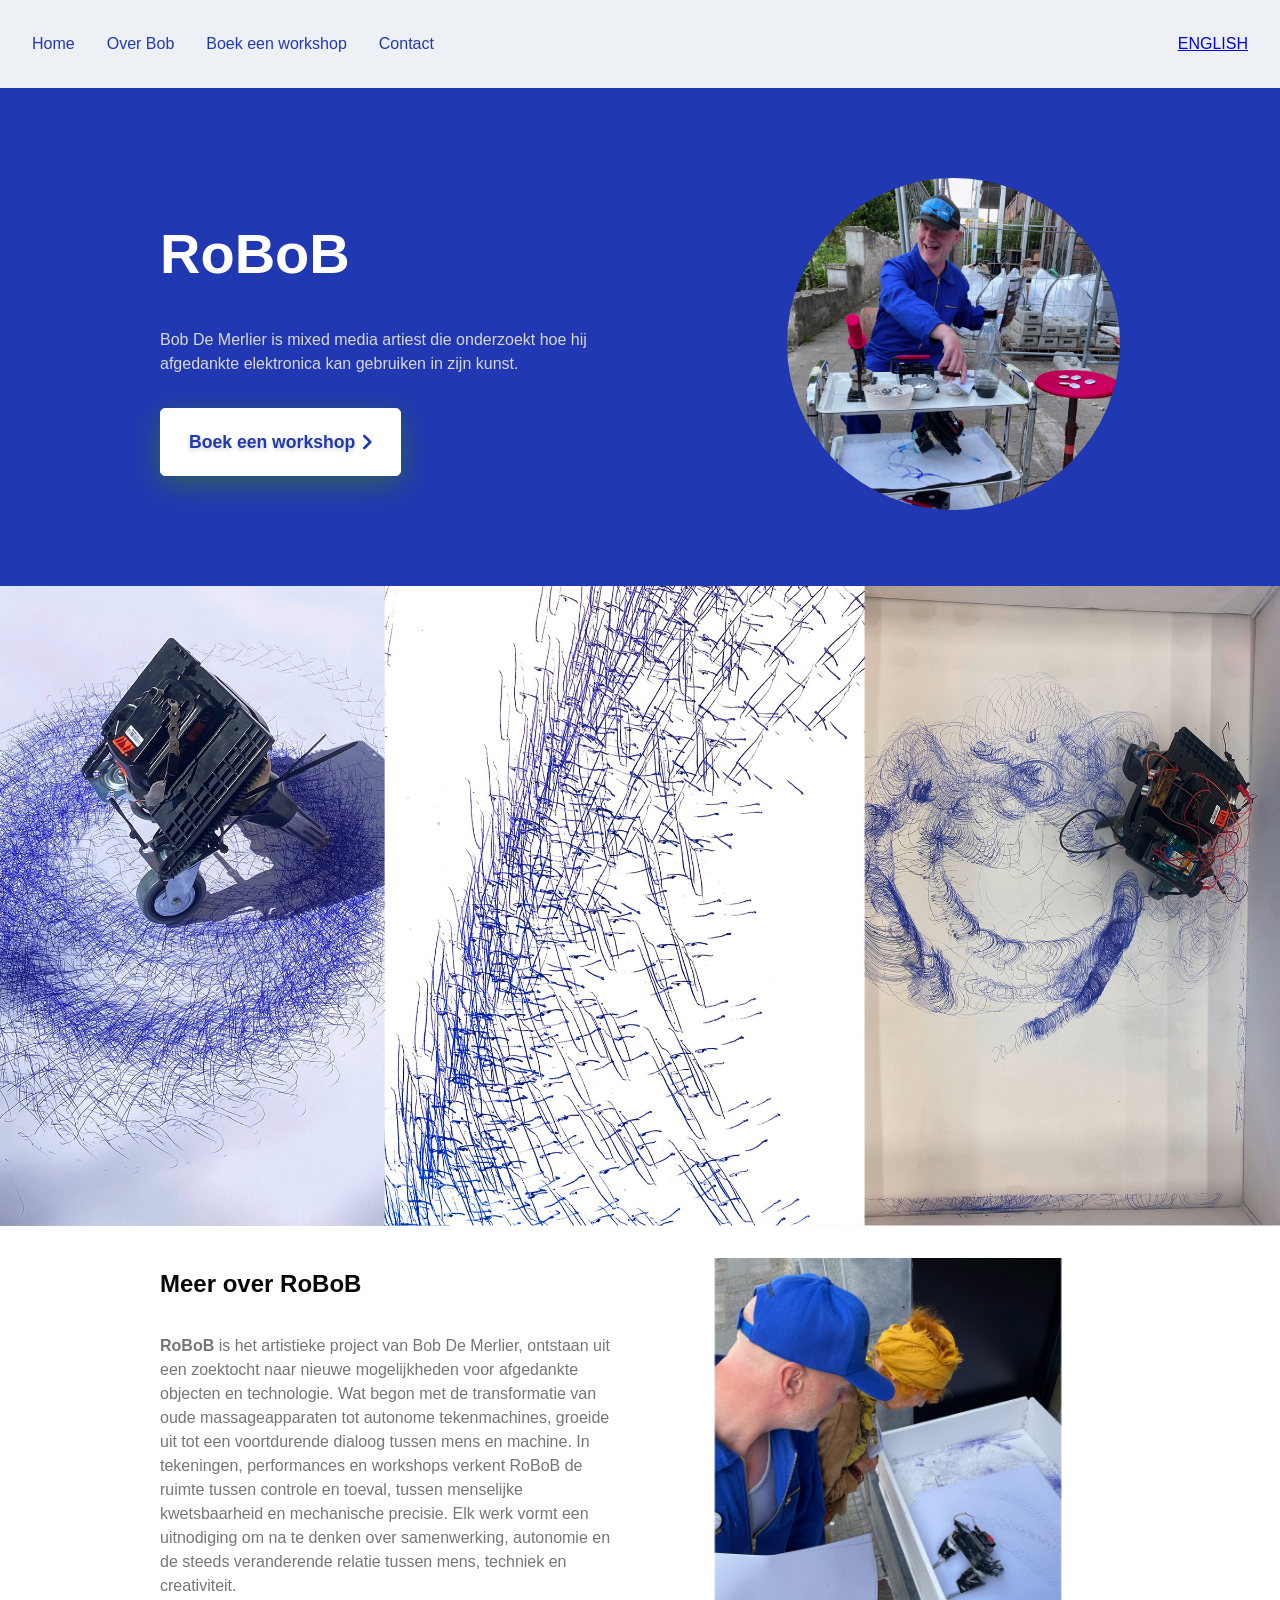
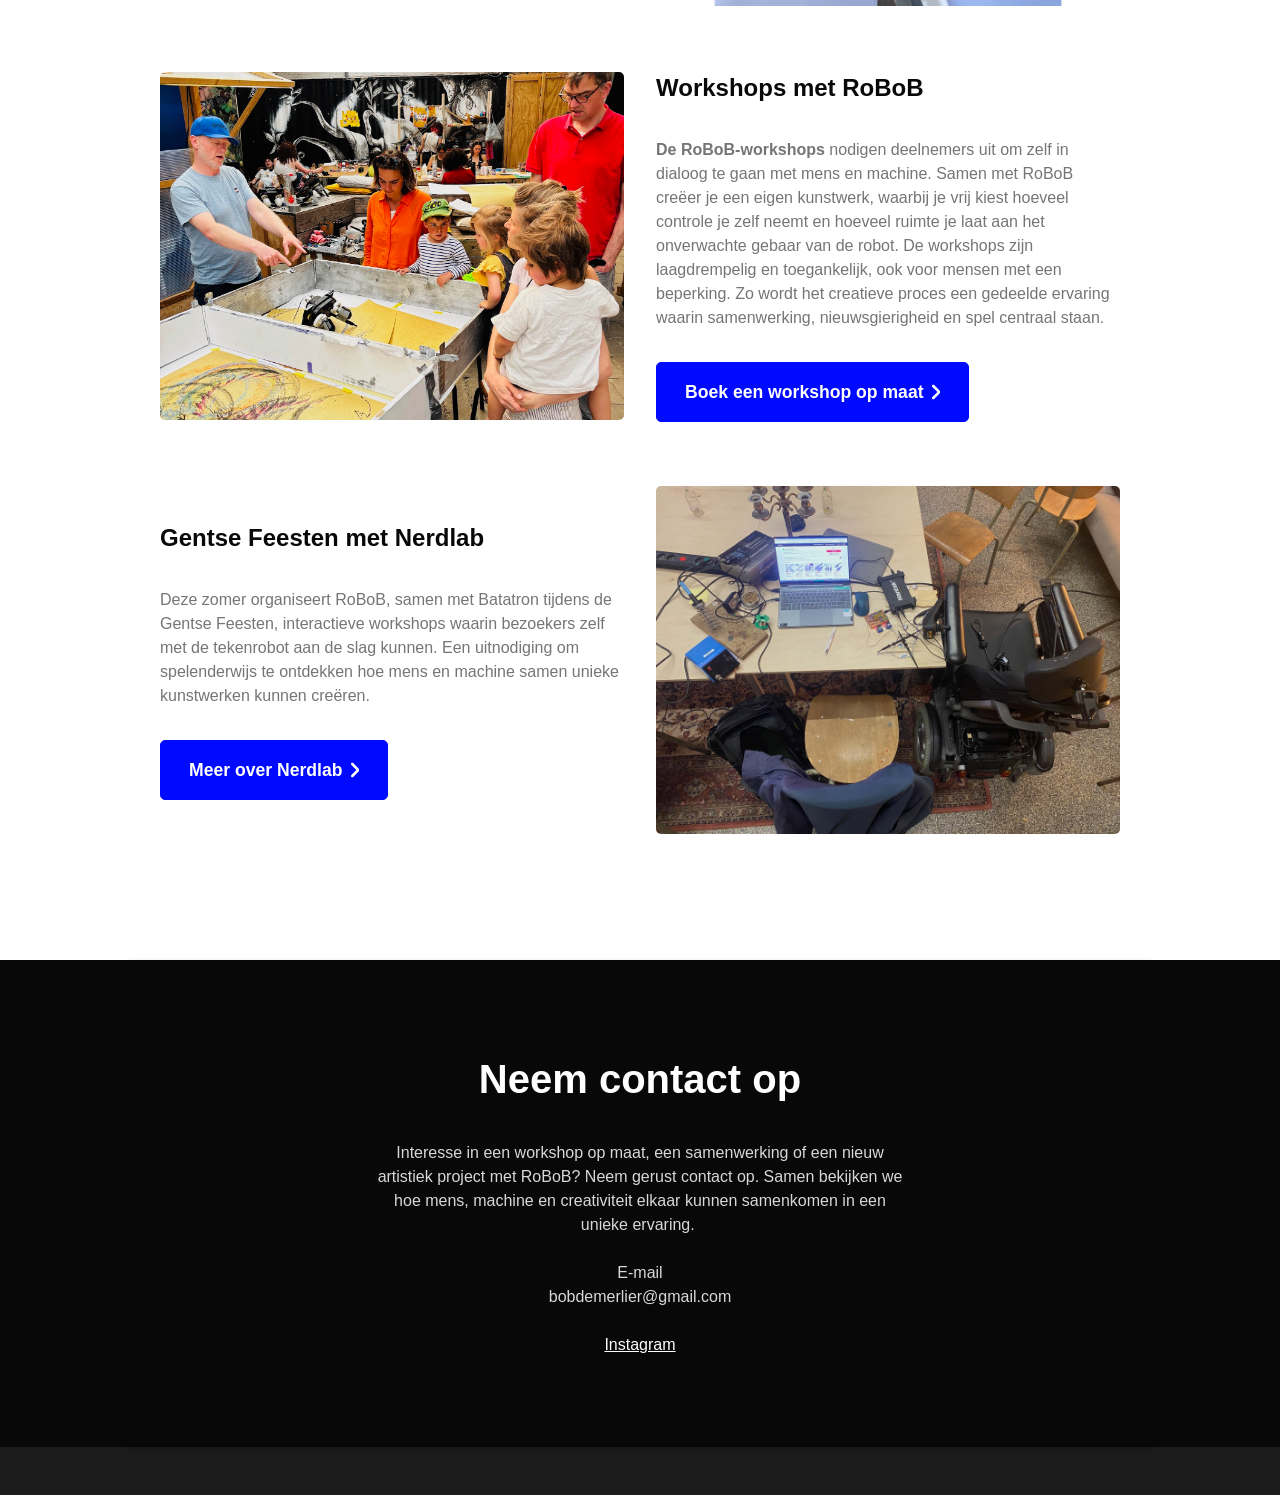
<file: index.html>
<!DOCTYPE html><html lang="NL" data-ws-project="00792623-49dd-43a6-ad67-9e2f57da8357" data-ws-version="503" data-ws-last-published="2026-08-13T17:22:02.631Z"><head><link rel="stylesheet" type="text/css" href="/assets/static/app_generated_index-6937cd5a.Bvxo9lq6.css"><meta charSet="UTF-8"/><meta name="viewport" content="width=device-width,initial-scale=1"/><link rel="preload" as="image" imageSrcSet="/assets/F5777D99-5D89-44FE-82AD-59008F33C0DB__giO3qwpk1oiSQmYQVi-g.jpeg 16w, /assets/F5777D99-5D89-44FE-82AD-59008F33C0DB__giO3qwpk1oiSQmYQVi-g.jpeg 32w, /assets/F5777D99-5D89-44FE-82AD-59008F33C0DB__giO3qwpk1oiSQmYQVi-g.jpeg 48w, /assets/F5777D99-5D89-44FE-82AD-59008F33C0DB__giO3qwpk1oiSQmYQVi-g.jpeg 64w, /assets/F5777D99-5D89-44FE-82AD-59008F33C0DB__giO3qwpk1oiSQmYQVi-g.jpeg 96w, /assets/F5777D99-5D89-44FE-82AD-59008F33C0DB__giO3qwpk1oiSQmYQVi-g.jpeg 128w, /assets/F5777D99-5D89-44FE-82AD-59008F33C0DB__giO3qwpk1oiSQmYQVi-g.jpeg 256w, /assets/F5777D99-5D89-44FE-82AD-59008F33C0DB__giO3qwpk1oiSQmYQVi-g.jpeg 384w, /assets/F5777D99-5D89-44FE-82AD-59008F33C0DB__giO3qwpk1oiSQmYQVi-g.jpeg 640w, /assets/F5777D99-5D89-44FE-82AD-59008F33C0DB__giO3qwpk1oiSQmYQVi-g.jpeg 750w, /assets/F5777D99-5D89-44FE-82AD-59008F33C0DB__giO3qwpk1oiSQmYQVi-g.jpeg 828w, /assets/F5777D99-5D89-44FE-82AD-59008F33C0DB__giO3qwpk1oiSQmYQVi-g.jpeg 1080w, /assets/F5777D99-5D89-44FE-82AD-59008F33C0DB__giO3qwpk1oiSQmYQVi-g.jpeg 1200w, /assets/F5777D99-5D89-44FE-82AD-59008F33C0DB__giO3qwpk1oiSQmYQVi-g.jpeg 1920w, /assets/F5777D99-5D89-44FE-82AD-59008F33C0DB__giO3qwpk1oiSQmYQVi-g.jpeg 2048w, /assets/F5777D99-5D89-44FE-82AD-59008F33C0DB__giO3qwpk1oiSQmYQVi-g.jpeg 3840w" imageSizes="100vw"/><link rel="icon" href="/assets/logo_r1qaJQiri6sK3rPyq-Sar.svg"/><meta property="og:url" content="https://url/"/><meta property="og:title" content="RoBoB"/><meta property="og:type" content="website"/><meta name="description" content="Bob De Merlier over RoBoB."/><meta property="og:description" content="Bob De Merlier over RoBoB."/><meta property="og:image" content="/assets/Naamloos-22_F4hETGb2XdNtivt9PHJN6.jpg"/><meta property="twitter:card" content="summary_large_image"/><title>RoBoB</title></head><body class="w-body cavd3zn c138vb52"><div class="w-box"><div class="w-element"><div style="display:contents"><div class="w-html-embed"><style>
  * {
    /* Remove preset margins on everything so they can be applied where we want. */
    margin: 0;
    /* Make links scroll to their sections smoothly. */
    scroll-behavior: smooth;
  }
</style></div><div class="w-box c1vt1fb"><nav class="w-box c1357293 c9jnjeu c5tmc3l c1ldum37 cblpe2z cltkog1 cry9bxc c1lxiyww ca4qjwu c1cdc69r c1k8w5or c1kujfpy c1vfv5ml c18v2pa2 c2qnixw cgn90jy c12jt7do cc3dq2t"><div class="w-box cry9bxc c1qyy4dh c18v2pa2 c10zkoym ct8c5y2 c15cml01 c10x096o c1rstvfo"><a aria-current="page" class="w-link c2qnixw csru8nn c1hz2opz c1c9nyn co9inq6 c18nx7en c13zjl4p c135vpv5 c1qyy4dh ct02u4h cl60rel czukzo6 cb06ied active" href="/">Home</a><a class="w-link c2qnixw csru8nn c1hz2opz c1c9nyn co9inq6 c18nx7en c13zjl4p c135vpv5 c1qyy4dh ct02u4h cl60rel czukzo6 cb06ied" href="/#casestudies">Over Bob</a><a class="w-link c2qnixw csru8nn c1hz2opz c1c9nyn co9inq6 c18nx7en c13zjl4p c135vpv5 c1qyy4dh ct02u4h cl60rel czukzo6 cb06ied" href="/#contact">Boek een workshop</a><a class="w-link c2qnixw csru8nn c1hz2opz c1c9nyn co9inq6 c18nx7en c13zjl4p c135vpv5 c1qyy4dh ct02u4h cl60rel czukzo6 cb06ied" href="/#contact">Contact</a></div><a class="w-element cir85gx" href="/copy-1">ENGLISH</a><div style="display:contents"><div style="display:contents"></div></div></nav><div data-state="closed" class="w-collapsible cwvpjlf cx6c9kw c174sw29 czqy8m4 ctoajn1 c10x096o c1fvno8n c18rgifh cscsz6x coh89bn"><button type="button" aria-label="Open mobile menu" class="w-button c1blx93c c188j2zq c1b2tb9q c1xm4ef6 c1j33arz c1r2vfc1 ccfzz03 cub2gss cgcvr98 c1xjllne c135vpv5 ckm1y83 csru8nn c1md20bl c1e892th c1qyy4dh ct02u4h c1nouzdk c1hz2opz c1c9nyn co9inq6 c18nx7en c13zjl4p c1cb3y4c c1h3d6dm c12v7mf6 cl60rel czukzo6 cb06ied cv7lanz c1q2ekan cngthtj ckqzz7r" aria-controls="radix-:Rkm:" aria-expanded="false" data-state="closed"><div class="w-html-embed"><svg xmlns="http://www.w3.org/2000/svg" width="100%" height="100%" viewBox="0 0 24 24" fill="none" stroke="currentColor" stroke-width="2" stroke-linecap="round" stroke-linejoin="round" class="lucide lucide-menu"><line x1="4" x2="20" y1="12" y2="12"></line><line x1="4" x2="20" y1="6" y2="6"></line><line x1="4" x2="20" y1="18" y2="18"></line></svg></div></button><div data-state="closed" id="radix-:Rkm:" hidden="" data-ani="expand" class="w-collapsible-content"></div></div></div></div></div><main class="w-box"><section class="w-box cna0hdz c1mzb2kd c1wrkr8w c1lw4ao9 c3rp5ks c150vpwe c22g687 c127wlum"><div class="w-box c1357293 c9jnjeu c5tmc3l c1ldum37 czr2pxy c155uc7w copqmak c1lfjoq7 czt6zfr cen6rs1 c109i5bh c1qyy4dh c1pfl78u cx6c9kw c174sw29"><div class="w-box cry9bxc c1lfjoq7 c16xs6ny ct02u4h c10zkoym ct8c5y2"><h1 class="w-heading c11nr3ex c11dowh9 c1blx93c c8ys3vy">RoBoB</h1><div class="w-box cwvpjlf c149s0mc"><div style="display:block"></div></div><p class="w-paragraph c1rco612">Bob De Merlier is mixed media artiest die onderzoekt hoe hij afgedankte elektronica kan gebruiken in zijn kunst.</p><a class="w-link c2qnixw cgokyrd cihfpxt cb4vmi8 c1j33arz c1r2vfc1 ccfzz03 cub2gss cgcvr98 c1xjllne c135vpv5 ckm1y83 csru8nn c1md20bl c1e892th c1qyy4dh ct02u4h c1nouzdk c1hz2opz c1c9nyn co9inq6 c18nx7en c13zjl4p c1cb3y4c c1h3d6dm c13k3j6u cvawioo cl60rel czukzo6 cb06ied" href="/#contact"><span class="w-text">Boek een workshop</span><div class="w-html-embed csru8nn cblpe2z c1y0z7zr"><svg width="100%" height="100%" viewBox="0 0 6 11" fill="none" xmlns="http://www.w3.org/2000/svg">
<path d="M5.63335 4.87364L1.51379 0.759206C1.16776 0.413598 0.605566 0.413598 0.259528 0.759206C-0.0865095 1.10481 -0.0865095 1.66631 0.259528 2.01191L3.75196 5.5L0.259528 8.9881C-0.0865095 9.3337 -0.0865095 9.8952 0.259528 10.2408C0.432545 10.4136 0.65957 10.5 0.886652 10.5C1.11373 10.5 1.34078 10.4136 1.51378 10.2408L5.63333 6.12637C5.97937 5.78076 5.97937 5.21927 5.63333 4.87366L5.63335 4.87364Z" fill="currentColor"></path>
</svg>
</div></a></div><img class="w-image c57yvzh c1nj04wn c1nitjp7 c195lvp6 c1hr6a6t c13k3j6u ct8vr6u crsj15 c196h8ml cupq3rr c138vb52" alt="" width="2000" height="2000" sizes="100vw" srcSet="/assets/F5777D99-5D89-44FE-82AD-59008F33C0DB__giO3qwpk1oiSQmYQVi-g.jpeg 16w, /assets/F5777D99-5D89-44FE-82AD-59008F33C0DB__giO3qwpk1oiSQmYQVi-g.jpeg 32w, /assets/F5777D99-5D89-44FE-82AD-59008F33C0DB__giO3qwpk1oiSQmYQVi-g.jpeg 48w, /assets/F5777D99-5D89-44FE-82AD-59008F33C0DB__giO3qwpk1oiSQmYQVi-g.jpeg 64w, /assets/F5777D99-5D89-44FE-82AD-59008F33C0DB__giO3qwpk1oiSQmYQVi-g.jpeg 96w, /assets/F5777D99-5D89-44FE-82AD-59008F33C0DB__giO3qwpk1oiSQmYQVi-g.jpeg 128w, /assets/F5777D99-5D89-44FE-82AD-59008F33C0DB__giO3qwpk1oiSQmYQVi-g.jpeg 256w, /assets/F5777D99-5D89-44FE-82AD-59008F33C0DB__giO3qwpk1oiSQmYQVi-g.jpeg 384w, /assets/F5777D99-5D89-44FE-82AD-59008F33C0DB__giO3qwpk1oiSQmYQVi-g.jpeg 640w, /assets/F5777D99-5D89-44FE-82AD-59008F33C0DB__giO3qwpk1oiSQmYQVi-g.jpeg 750w, /assets/F5777D99-5D89-44FE-82AD-59008F33C0DB__giO3qwpk1oiSQmYQVi-g.jpeg 828w, /assets/F5777D99-5D89-44FE-82AD-59008F33C0DB__giO3qwpk1oiSQmYQVi-g.jpeg 1080w, /assets/F5777D99-5D89-44FE-82AD-59008F33C0DB__giO3qwpk1oiSQmYQVi-g.jpeg 1200w, /assets/F5777D99-5D89-44FE-82AD-59008F33C0DB__giO3qwpk1oiSQmYQVi-g.jpeg 1920w, /assets/F5777D99-5D89-44FE-82AD-59008F33C0DB__giO3qwpk1oiSQmYQVi-g.jpeg 2048w, /assets/F5777D99-5D89-44FE-82AD-59008F33C0DB__giO3qwpk1oiSQmYQVi-g.jpeg 3840w" src="/assets/F5777D99-5D89-44FE-82AD-59008F33C0DB__giO3qwpk1oiSQmYQVi-g.jpeg" decoding="async" loading="eager"/></div></section><div class="w-element"><img class="w-image" alt="" width="2400" height="1200" sizes="100vw" srcSet="/assets/Naamloos-22_F4hETGb2XdNtivt9PHJN6.jpg 16w, /assets/Naamloos-22_F4hETGb2XdNtivt9PHJN6.jpg 32w, /assets/Naamloos-22_F4hETGb2XdNtivt9PHJN6.jpg 48w, /assets/Naamloos-22_F4hETGb2XdNtivt9PHJN6.jpg 64w, /assets/Naamloos-22_F4hETGb2XdNtivt9PHJN6.jpg 96w, /assets/Naamloos-22_F4hETGb2XdNtivt9PHJN6.jpg 128w, /assets/Naamloos-22_F4hETGb2XdNtivt9PHJN6.jpg 256w, /assets/Naamloos-22_F4hETGb2XdNtivt9PHJN6.jpg 384w, /assets/Naamloos-22_F4hETGb2XdNtivt9PHJN6.jpg 640w, /assets/Naamloos-22_F4hETGb2XdNtivt9PHJN6.jpg 750w, /assets/Naamloos-22_F4hETGb2XdNtivt9PHJN6.jpg 828w, /assets/Naamloos-22_F4hETGb2XdNtivt9PHJN6.jpg 1080w, /assets/Naamloos-22_F4hETGb2XdNtivt9PHJN6.jpg 1200w, /assets/Naamloos-22_F4hETGb2XdNtivt9PHJN6.jpg 1920w, /assets/Naamloos-22_F4hETGb2XdNtivt9PHJN6.jpg 2048w, /assets/Naamloos-22_F4hETGb2XdNtivt9PHJN6.jpg 3840w" src="/assets/Naamloos-22_F4hETGb2XdNtivt9PHJN6.jpg" decoding="async" loading="lazy"/></div><section id="casestudies" class="w-box cna0hdz c1mzb2kd c135hl84 ciogsux"><div class="w-box c1357293 c9jnjeu c5tmc3l c1ldum37 czr2pxy c155uc7w cry9bxc c1lfjoq7 ca4qjwu c1cdc69r"><div class="w-box cry9bxc c1lfjoq7 c1s46o9r cdczzub"><div class="w-box cid3fxx copqmak c1lxiyww c10zkoym ct8c5y2 c18v2pa2 c1qyy4dh c1f64byh cx6c9kw c13vvg1g"><div data-ani="slide-right" class="w-box cry9bxc c1lfjoq7 c10zkoym ct8c5y2 ct02u4h c1mcu1jn c16xs6ny"><div class="w-box cry9bxc c1lfjoq7 c1z0l37u c1ml0hr7 c16xs6ny c1wt8a7g"><h3 class="w-heading cuoke4w c11dowh9 c12y6bqh c8ys3vy">Meer over RoBoB</h3><p class="w-paragraph"><b class="w-element">RoBoB</b> is het artistieke project van Bob De Merlier, ontstaan uit een zoektocht naar nieuwe mogelijkheden voor afgedankte objecten en technologie. Wat begon met de transformatie van oude massageapparaten tot autonome tekenmachines, groeide uit tot een voortdurende dialoog tussen mens en machine. In tekeningen, performances en workshops verkent RoBoB de ruimte tussen controle en toeval, tussen menselijke kwetsbaarheid en mechanische precisie. Elk werk vormt een uitnodiging om na te denken over samenwerking, autonomie en de steeds veranderende relatie tussen mens, techniek en creativiteit.</p></div></div><div data-ani="slide-left" class="w-box"><img class="w-image cr8yqfm c1ufwdzl c5blvcv cml0h3f crf3ls2 c1gxuxwl c57idyp" alt="" width="2000" height="2000" sizes="100vw" srcSet="/assets/Naamloos-12_CQ7MpKiZNEU6GOWVq23Fu.jpg 16w, /assets/Naamloos-12_CQ7MpKiZNEU6GOWVq23Fu.jpg 32w, /assets/Naamloos-12_CQ7MpKiZNEU6GOWVq23Fu.jpg 48w, /assets/Naamloos-12_CQ7MpKiZNEU6GOWVq23Fu.jpg 64w, /assets/Naamloos-12_CQ7MpKiZNEU6GOWVq23Fu.jpg 96w, /assets/Naamloos-12_CQ7MpKiZNEU6GOWVq23Fu.jpg 128w, /assets/Naamloos-12_CQ7MpKiZNEU6GOWVq23Fu.jpg 256w, /assets/Naamloos-12_CQ7MpKiZNEU6GOWVq23Fu.jpg 384w, /assets/Naamloos-12_CQ7MpKiZNEU6GOWVq23Fu.jpg 640w, /assets/Naamloos-12_CQ7MpKiZNEU6GOWVq23Fu.jpg 750w, /assets/Naamloos-12_CQ7MpKiZNEU6GOWVq23Fu.jpg 828w, /assets/Naamloos-12_CQ7MpKiZNEU6GOWVq23Fu.jpg 1080w, /assets/Naamloos-12_CQ7MpKiZNEU6GOWVq23Fu.jpg 1200w, /assets/Naamloos-12_CQ7MpKiZNEU6GOWVq23Fu.jpg 1920w, /assets/Naamloos-12_CQ7MpKiZNEU6GOWVq23Fu.jpg 2048w, /assets/Naamloos-12_CQ7MpKiZNEU6GOWVq23Fu.jpg 3840w" src="/assets/Naamloos-12_CQ7MpKiZNEU6GOWVq23Fu.jpg" decoding="async" loading="lazy"/></div></div><div class="w-box cid3fxx copqmak c1lxiyww c10zkoym ct8c5y2 c18v2pa2 c1qyy4dh c1f64byh c1cn3fw9 cx6c9kw c174sw29"><div data-ani="slide-right" class="w-box"><img class="w-image cr8yqfm c1ufwdzl c5blvcv cml0h3f crf3ls2 c1gxuxwl c57idyp" alt="" width="1536" height="2048" sizes="100vw" srcSet="/assets/IMG_9265_EOjiOwDfkZJfSPzb_19ly.jpg 16w, /assets/IMG_9265_EOjiOwDfkZJfSPzb_19ly.jpg 32w, /assets/IMG_9265_EOjiOwDfkZJfSPzb_19ly.jpg 48w, /assets/IMG_9265_EOjiOwDfkZJfSPzb_19ly.jpg 64w, /assets/IMG_9265_EOjiOwDfkZJfSPzb_19ly.jpg 96w, /assets/IMG_9265_EOjiOwDfkZJfSPzb_19ly.jpg 128w, /assets/IMG_9265_EOjiOwDfkZJfSPzb_19ly.jpg 256w, /assets/IMG_9265_EOjiOwDfkZJfSPzb_19ly.jpg 384w, /assets/IMG_9265_EOjiOwDfkZJfSPzb_19ly.jpg 640w, /assets/IMG_9265_EOjiOwDfkZJfSPzb_19ly.jpg 750w, /assets/IMG_9265_EOjiOwDfkZJfSPzb_19ly.jpg 828w, /assets/IMG_9265_EOjiOwDfkZJfSPzb_19ly.jpg 1080w, /assets/IMG_9265_EOjiOwDfkZJfSPzb_19ly.jpg 1200w, /assets/IMG_9265_EOjiOwDfkZJfSPzb_19ly.jpg 1920w, /assets/IMG_9265_EOjiOwDfkZJfSPzb_19ly.jpg 2048w, /assets/IMG_9265_EOjiOwDfkZJfSPzb_19ly.jpg 3840w" src="/assets/IMG_9265_EOjiOwDfkZJfSPzb_19ly.jpg" decoding="async" loading="lazy"/></div><div data-ani="slide-left" class="w-box cry9bxc c1lfjoq7 c10zkoym ct8c5y2 ct02u4h c1mcu1jn c16xs6ny"><div class="w-box cry9bxc c1lfjoq7 c1z0l37u c1ml0hr7 c16xs6ny c1wt8a7g"><h3 class="w-heading cuoke4w c11dowh9 c12y6bqh c8ys3vy">Workshops met RoBoB</h3><p class="w-paragraph"><b class="w-element">De RoBoB-workshops</b> nodigen deelnemers uit om zelf in dialoog te gaan met mens en machine. Samen met RoBoB creëer je een eigen kunstwerk, waarbij je vrij kiest hoeveel controle je zelf neemt en hoeveel ruimte je laat aan het onverwachte gebaar van de robot. De workshops zijn laagdrempelig en toegankelijk, ook voor mensen met een beperking. Zo wordt het creatieve proces een gedeelde ervaring waarin samenwerking, nieuwsgierigheid en spel centraal staan.</p></div><div class="w-box"><a class="w-link c1blx93c c1u9vug2 c1b2tb9q c1xm4ef6 c1j33arz c1r2vfc1 ccfzz03 cub2gss cgcvr98 c1xjllne c135vpv5 caafw5v csru8nn c1md20bl c1e892th c1qyy4dh ct02u4h c1nouzdk c1hz2opz c1c9nyn co9inq6 c18nx7en c13zjl4p c1cb3y4c c1h3d6dm c5nr124 cl60rel czukzo6 cb06ied" href="/#contact"><span class="w-text">Boek een workshop op maat</span><div class="w-html-embed csru8nn cblpe2z c1y0z7zr"><svg width="100%" height="100%" viewBox="0 0 6 11" fill="none" xmlns="http://www.w3.org/2000/svg">
<path d="M5.63335 4.87364L1.51379 0.759206C1.16776 0.413598 0.605566 0.413598 0.259528 0.759206C-0.0865095 1.10481 -0.0865095 1.66631 0.259528 2.01191L3.75196 5.5L0.259528 8.9881C-0.0865095 9.3337 -0.0865095 9.8952 0.259528 10.2408C0.432545 10.4136 0.65957 10.5 0.886652 10.5C1.11373 10.5 1.34078 10.4136 1.51378 10.2408L5.63333 6.12637C5.97937 5.78076 5.97937 5.21927 5.63333 4.87366L5.63335 4.87364Z" fill="currentColor"></path>
</svg>
</div></a></div></div></div><div class="w-box cid3fxx copqmak c1lxiyww c10zkoym ct8c5y2 c18v2pa2 c1qyy4dh c1f64byh cx6c9kw c13vvg1g"><div data-ani="slide-right" class="w-box cry9bxc c1lfjoq7 c10zkoym ct8c5y2 ct02u4h c1mcu1jn c16xs6ny"><div class="w-box cry9bxc c1lfjoq7 c1z0l37u c1ml0hr7 c16xs6ny c1wt8a7g"><h3 class="w-heading cuoke4w c11dowh9 c12y6bqh c8ys3vy">Gentse Feesten met Nerdlab</h3><p class="w-paragraph c10psnxv">Deze zomer organiseert RoBoB, samen met Batatron tijdens de Gentse Feesten, interactieve workshops waarin bezoekers zelf met de tekenrobot aan de slag kunnen. Een uitnodiging om spelenderwijs te ontdekken hoe mens en machine samen unieke kunstwerken kunnen creëren.</p></div><div class="w-box"><a href="https://nerdlab.be/dingen-maken/robob" class="w-link c1blx93c c100yvyv c1b2tb9q c1xm4ef6 c1j33arz c1r2vfc1 ccfzz03 cub2gss cgcvr98 c1xjllne c135vpv5 caafw5v csru8nn c1md20bl c1e892th c1qyy4dh ct02u4h c1nouzdk c1hz2opz c1c9nyn co9inq6 c18nx7en c13zjl4p c1cb3y4c c1h3d6dm c1yx8vyo cl60rel czukzo6 cb06ied"><span class="w-text">Meer over Nerdlab</span><div class="w-html-embed csru8nn cblpe2z c1y0z7zr"><svg width="100%" height="100%" viewBox="0 0 6 11" fill="none" xmlns="http://www.w3.org/2000/svg">
<path d="M5.63335 4.87364L1.51379 0.759206C1.16776 0.413598 0.605566 0.413598 0.259528 0.759206C-0.0865095 1.10481 -0.0865095 1.66631 0.259528 2.01191L3.75196 5.5L0.259528 8.9881C-0.0865095 9.3337 -0.0865095 9.8952 0.259528 10.2408C0.432545 10.4136 0.65957 10.5 0.886652 10.5C1.11373 10.5 1.34078 10.4136 1.51378 10.2408L5.63333 6.12637C5.97937 5.78076 5.97937 5.21927 5.63333 4.87366L5.63335 4.87364Z" fill="currentColor"></path>
</svg>
</div></a></div></div><div data-ani="slide-left" class="w-box"><img class="w-image cr8yqfm c1ufwdzl c5blvcv cml0h3f crf3ls2 c1gxuxwl c57idyp crsj15 c196h8ml" alt="" width="2048" height="1536" sizes="100vw" srcSet="/assets/IMG_1053_1_voGkvbIAPCjRjZgnixrhW.jpeg 16w, /assets/IMG_1053_1_voGkvbIAPCjRjZgnixrhW.jpeg 32w, /assets/IMG_1053_1_voGkvbIAPCjRjZgnixrhW.jpeg 48w, /assets/IMG_1053_1_voGkvbIAPCjRjZgnixrhW.jpeg 64w, /assets/IMG_1053_1_voGkvbIAPCjRjZgnixrhW.jpeg 96w, /assets/IMG_1053_1_voGkvbIAPCjRjZgnixrhW.jpeg 128w, /assets/IMG_1053_1_voGkvbIAPCjRjZgnixrhW.jpeg 256w, /assets/IMG_1053_1_voGkvbIAPCjRjZgnixrhW.jpeg 384w, /assets/IMG_1053_1_voGkvbIAPCjRjZgnixrhW.jpeg 640w, /assets/IMG_1053_1_voGkvbIAPCjRjZgnixrhW.jpeg 750w, /assets/IMG_1053_1_voGkvbIAPCjRjZgnixrhW.jpeg 828w, /assets/IMG_1053_1_voGkvbIAPCjRjZgnixrhW.jpeg 1080w, /assets/IMG_1053_1_voGkvbIAPCjRjZgnixrhW.jpeg 1200w, /assets/IMG_1053_1_voGkvbIAPCjRjZgnixrhW.jpeg 1920w, /assets/IMG_1053_1_voGkvbIAPCjRjZgnixrhW.jpeg 2048w, /assets/IMG_1053_1_voGkvbIAPCjRjZgnixrhW.jpeg 3840w" src="/assets/IMG_1053_1_voGkvbIAPCjRjZgnixrhW.jpeg" decoding="async" loading="lazy"/></div></div></div></div></section></main><div class="w-element"><div style="display:contents"><footer id="contact" class="w-box c1vt1fb c1lw4ao9 c3rp5ks"><div class="w-box c1357293 c9jnjeu c5tmc3l c1ldum37 czr2pxy c155uc7w cry9bxc c1lfjoq7 ca4qjwu c1cdc69r cna0hdz c1mzb2kd c1hj7l1r c13lkudd c1ti7e7h c1cuw0tp cab2htk c92zd0h cwc6hbl c11r52nx"><div class="w-box cry9bxc c1qyy4dh ct02u4h c1z0l37u c1ml0hr7 c1lfjoq7 c1qom380 c1rco612 c9jnjeu c1357293"><h2 class="w-heading c1dxq9cf c11dowh9 c1blx93c c8ys3vy">Neem contact op</h2><p class="w-paragraph">Interesse in een workshop op maat, een samenwerking of een nieuw artistiek project met RoBoB? Neem gerust contact op. Samen bekijken we hoe mens, machine en creativiteit elkaar kunnen samenkomen in een unieke ervaring. <br/><br/>E-mail<br/>bobdemerlier@gmail.com<br/><br/><a href="https://www.instagram.com/bob_de_merlier/" class="w-element c1b1clqm">Instagram</a><br/></p></div></div><div class="w-box clwwnvk cup9vyi c1n5d942"></div></footer><div style="display:contents"><div style="display:contents"><div class="w-html-embed"><style>
:root {
  --ani-duration: var(--duration-default, .2s);
  --ani-delay: 0s;
  --ani-slide-offset: 20%;
  --ani-zoom-in-scale: 1;
  --ani-zoom-out-scale: .85;
  --ani-flip-rotate: 30deg;
  --ani-easing: var(--easing-default, ease);
  --ani-fill-mode: forwards;
}
[data-ani]:not([data-ani-children]),[data-ani-children]:not([data-ani-progress])>*{animation-duration:var(--ani-duration);animation-delay:var(--ani-delay);animation-timing-function:var(--ani-easing);animation-fill-mode:var(--ani-fill-mode);opacity:0}[data-ani-progress]:not([data-ani-children]),[data-ani-children]:not([data-ani])>*{transition-property:opacity,transform;transition-duration:var(--ani-duration);transition-timing-function:var(--ani-easing);opacity:0}
@keyframes fadeIn{from{opacity:0}
to{opacity:1}}
@keyframes fadeOut{from{opacity:1}
to{opacity:0}}[data-ani-children][data-ani='fade']>.in,[data-ani='fade']:where(.in:not([data-state]),[data-state$='open'],[data-state='active']){animation-name:fadeIn}[data-ani-children][data-ani='fade']>.out,[data-ani='fade']:where(.out:not([data-state]),[data-state='closed'],[data-state='inactive']){animation-name:fadeOut}
@keyframes slideIn{from{opacity:0;translate:var(--ani-slide-transform)}
to{opacity:1;translate:none}}
@keyframes slideOut{from{opacity:1;translate:none}
to{opacity:0;translate:var(--ani-slide-transform)}}[data-ani-children][data-ani|='slide']>.in,[data-ani|='slide']:where(.in:not([data-state]),[data-state$='open'],[data-state='active']){animation-name:slideIn}[data-ani-children][data-ani|='slide']>.out,[data-ani|='slide']:where(.out:not([data-state]),[data-state='closed'],[data-state='inactive']){animation-name:slideOut}[data-ani='slide-up']{--ani-slide-transform:0 var(--ani-slide-offset)}[data-ani='slide-down']{--ani-slide-transform:0 calc(-1*var(--ani-slide-offset))}[data-ani='slide-left']{--ani-slide-transform:var(--ani-slide-offset)}[data-ani='slide-right']{--ani-slide-transform:calc(-1*var(--ani-slide-offset))}
@keyframes zoomIn{from{opacity:0;scale:var(--ani-zoom-out-scale)}
to{opacity:1;scale:1}}
@keyframes zoomOut{from{opacity:1;scale:1}
to{opacity:0;scale:var(--ani-zoom-in-scale)}}[data-ani-children][data-ani='zoom']>.in,[data-ani|='zoom']:where(.in:not([data-state]),[data-state$='open'],[data-state='active']){animation-name:zoomIn}[data-ani-children][data-ani='zoom']>.out,[data-ani|='zoom']:where(.out:not([data-state]),[data-state='closed'],[data-state='inactive']){animation-name:zoomOut}[data-ani-children][data-ani-progress='zoom']>*,[data-ani-progress='zoom']:not([data-ani-children]){transform:scale(var(--ani-zoom-out-scale))}
@keyframes flipInY{from{rotate:y var(--ani-flip-rotate);perspective:2000px;opacity:0}
to{rotate:y 0;opacity:1}}
@keyframes flipOutY{from{rotate:y 0;opacity:1}
to{perspective:2000px;rotate:y var(--ani-flip-rotate);opacity:0}}
@keyframes flipInX{from{perspective:2000px;rotate:x var(--ani-flip-rotate);opacity:0}
to{rotate:x 0;opacity:1}}
@keyframes flipOutX{from{rotate:x 0;opacity:1}
to{perspective:2000px;rotate:x var(--ani-flip-rotate);opacity:0}}[data-ani-children][data-ani='flip-y']>.in,[data-ani='flip-y']:where(.in:not([data-state]),[data-state$='open'],[data-state='active']){animation-name:flipInY}[data-ani-children][data-ani='flip-x']>.in,[data-ani='flip-x']:where(.in:not([data-state]),[data-state$='open'],[data-state='active']){animation-name:flipInX}[data-ani-children][data-ani='flip-y']>.out,[data-ani='flip-y']:where(.out:not([data-state]),[data-state='closed'],[data-state='inactive']){animation-name:flipOutY}[data-ani-children][data-ani='flip-x']>.out,[data-ani='flip-x']:where(.out:not([data-state]),[data-state='closed'],[data-state='inactive']){animation-name:flipOutX}
@keyframes expandDown{from{height:0}
to{height:var(--newHeight)}}
@keyframes expandUp{from{height:var(--newHeight)}
to{height:0}}[data-ani='expand'],[data-ani='expand'][data-state='open'],[data-ani='expand'].in{--newHeight:var(--custom-height,var(--radix-accordion-content-height,var(--radix-collapsible-content-height,100%)));overflow:hidden;opacity:1}[data-ani-children][data-ani='expand']>.in,[data-ani='expand']:where(.in:not([data-state]),[data-state$='open'],[data-state='active']){animation:expandDown var(--ani-duration)var(--ani-easing)}[data-ani-children][data-ani='expand']>.out,[data-ani='expand']:where(.out:not([data-state]),[data-state='closed'],[data-state='inactive']){animation:expandUp var(--ani-duration)var(--ani-easing)}
@media(prefers-reduced-motion:reduce){[data-ani]:not([data-ani-children]),[data-ani-progress]:not([data-ani-children]),[data-ani-children]>*{opacity:1;transform:none;animation:none;rotate:none;scale:none;translate:none}}
</style></div></div></div></div></div></div><script id="vike_pageContext" type="application/json">{"_urlRewrite":null,"pageId":"/pages/index","routeParams":{},"data":{"url":"https://url/","system":{"params":{},"search":{},"origin":"https://url","pathname":"/"},"resources":{},"pageMeta":{"title":"RoBoB","description":"Bob De Merlier over RoBoB.","excludePageFromSearch":false,"language":"NL","socialImageAssetName":"Naamloos-22_F4hETGb2XdNtivt9PHJN6.jpg","socialImageUrl":"!undefined","status":"!undefined","redirect":"!undefined","content":"!undefined","custom":[]}}}</script><script id="vike_globalContext" type="application/json">{}</script><script src="/assets/entries/entry-server-routing.B1BZnucc.js" type="module" async></script><link rel="modulepreload" href="/assets/entries/pages_index.DI4X2TVY.js" as="script" type="text/javascript"><link rel="modulepreload" href="/assets/chunks/chunk-BWqXK47V.js" as="script" type="text/javascript"><link rel="modulepreload" href="/assets/chunks/chunk-CI93etU9.js" as="script" type="text/javascript"></body></html>
</file>
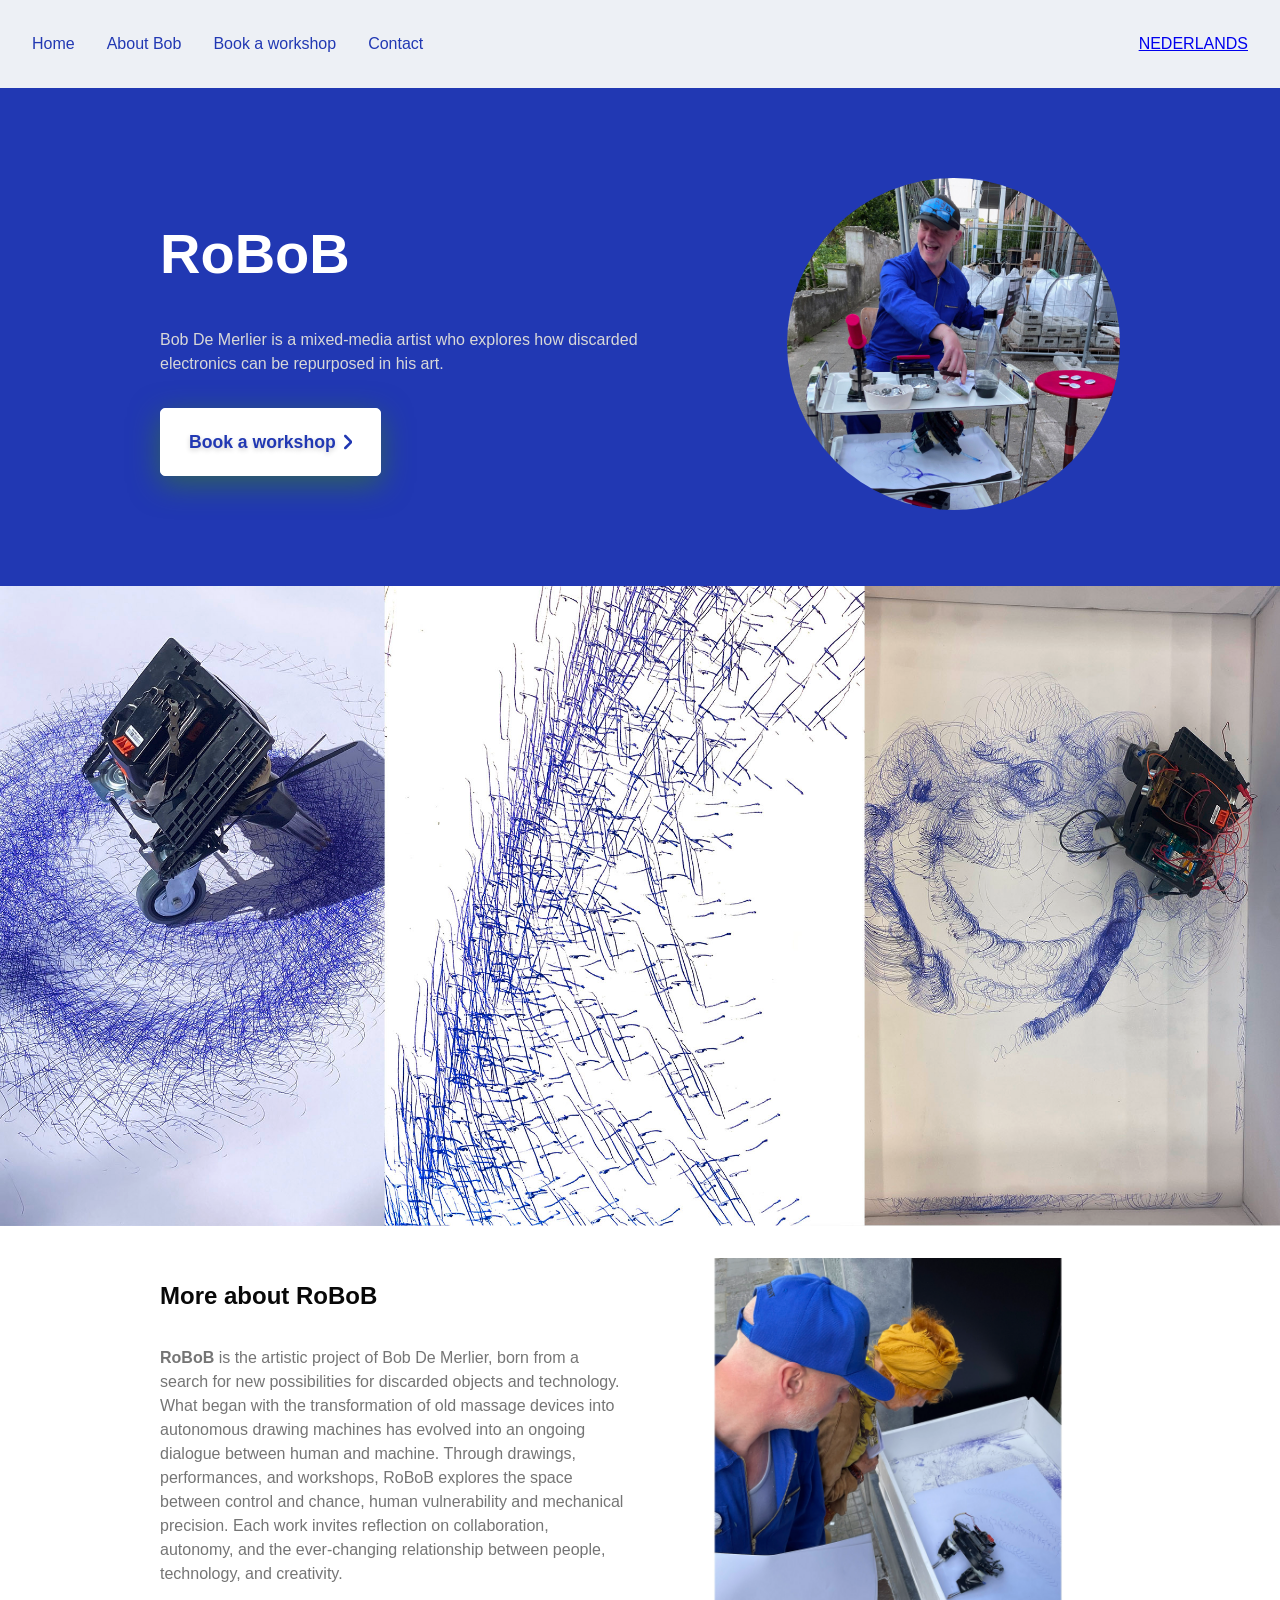
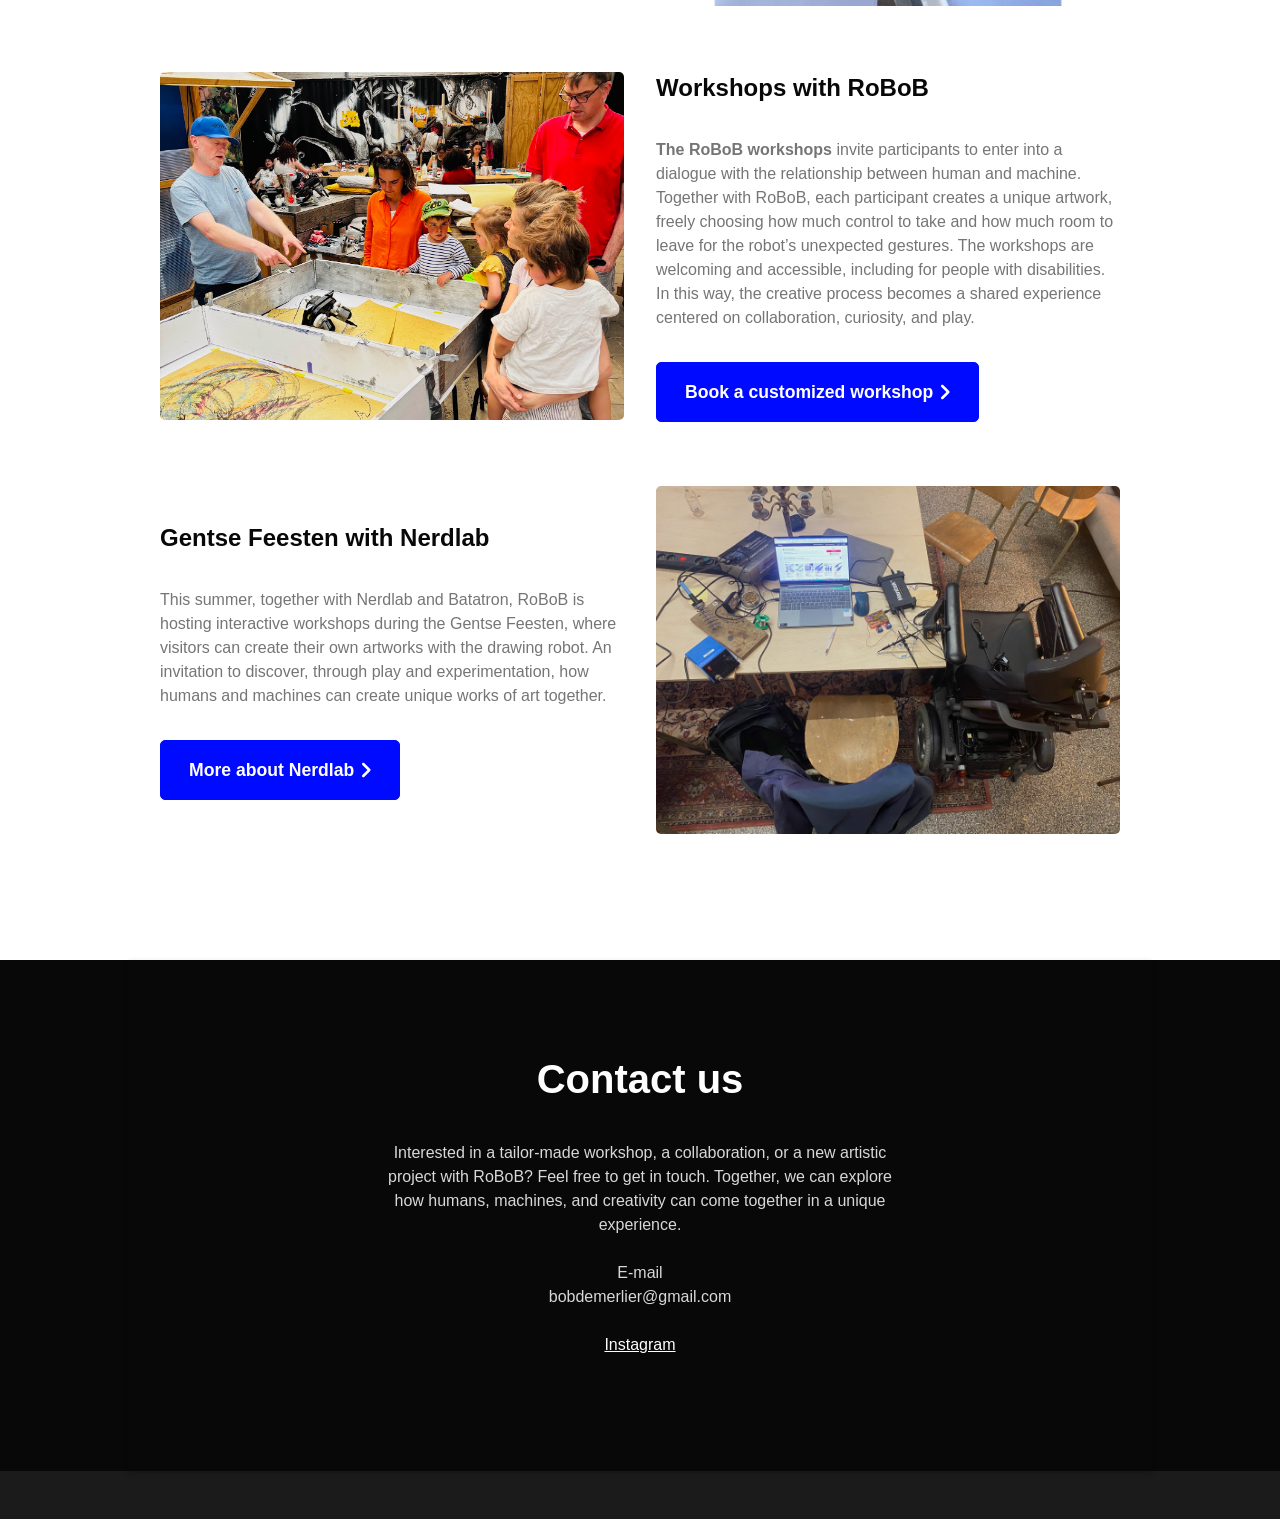
<file: copy-1/index.html>
<!DOCTYPE html><html lang="NL" data-ws-project="00792623-49dd-43a6-ad67-9e2f57da8357" data-ws-version="503" data-ws-last-published="2026-08-13T17:22:02.631Z"><head><link rel="stylesheet" type="text/css" href="/assets/static/app_generated_index-6937cd5a.Bvxo9lq6.css"><meta charSet="UTF-8"/><meta name="viewport" content="width=device-width,initial-scale=1"/><link rel="preload" as="image" imageSrcSet="/assets/F5777D99-5D89-44FE-82AD-59008F33C0DB__giO3qwpk1oiSQmYQVi-g.jpeg 16w, /assets/F5777D99-5D89-44FE-82AD-59008F33C0DB__giO3qwpk1oiSQmYQVi-g.jpeg 32w, /assets/F5777D99-5D89-44FE-82AD-59008F33C0DB__giO3qwpk1oiSQmYQVi-g.jpeg 48w, /assets/F5777D99-5D89-44FE-82AD-59008F33C0DB__giO3qwpk1oiSQmYQVi-g.jpeg 64w, /assets/F5777D99-5D89-44FE-82AD-59008F33C0DB__giO3qwpk1oiSQmYQVi-g.jpeg 96w, /assets/F5777D99-5D89-44FE-82AD-59008F33C0DB__giO3qwpk1oiSQmYQVi-g.jpeg 128w, /assets/F5777D99-5D89-44FE-82AD-59008F33C0DB__giO3qwpk1oiSQmYQVi-g.jpeg 256w, /assets/F5777D99-5D89-44FE-82AD-59008F33C0DB__giO3qwpk1oiSQmYQVi-g.jpeg 384w, /assets/F5777D99-5D89-44FE-82AD-59008F33C0DB__giO3qwpk1oiSQmYQVi-g.jpeg 640w, /assets/F5777D99-5D89-44FE-82AD-59008F33C0DB__giO3qwpk1oiSQmYQVi-g.jpeg 750w, /assets/F5777D99-5D89-44FE-82AD-59008F33C0DB__giO3qwpk1oiSQmYQVi-g.jpeg 828w, /assets/F5777D99-5D89-44FE-82AD-59008F33C0DB__giO3qwpk1oiSQmYQVi-g.jpeg 1080w, /assets/F5777D99-5D89-44FE-82AD-59008F33C0DB__giO3qwpk1oiSQmYQVi-g.jpeg 1200w, /assets/F5777D99-5D89-44FE-82AD-59008F33C0DB__giO3qwpk1oiSQmYQVi-g.jpeg 1920w, /assets/F5777D99-5D89-44FE-82AD-59008F33C0DB__giO3qwpk1oiSQmYQVi-g.jpeg 2048w, /assets/F5777D99-5D89-44FE-82AD-59008F33C0DB__giO3qwpk1oiSQmYQVi-g.jpeg 3840w" imageSizes="100vw"/><link rel="icon" href="/assets/logo_r1qaJQiri6sK3rPyq-Sar.svg"/><meta property="og:url" content="https://url/copy-1"/><meta property="og:title" content="RoBoB"/><meta property="og:type" content="website"/><meta name="description" content="Bob De Merlier over RoBoB."/><meta property="og:description" content="Bob De Merlier over RoBoB."/><meta property="og:image" content="/assets/Naamloos-22_F4hETGb2XdNtivt9PHJN6.jpg"/><meta property="twitter:card" content="summary_large_image"/><title>RoBoB</title></head><body class="w-body cavd3zn c138vb52"><div class="w-box"><main class="w-box"><div style="display:contents"><div style="display:contents"><div class="w-html-embed"><style>
  * {
    /* Remove preset margins on everything so they can be applied where we want. */
    margin: 0;
    /* Make links scroll to their sections smoothly. */
    scroll-behavior: smooth;
  }
</style></div><div class="w-box c1vt1fb"><nav class="w-box c1357293 c9jnjeu c5tmc3l c1ldum37 cblpe2z cltkog1 cry9bxc c1lxiyww ca4qjwu c1cdc69r c1k8w5or c1kujfpy c1vfv5ml c18v2pa2 c2qnixw cgn90jy c12jt7do cc3dq2t"><div class="w-box cry9bxc c1qyy4dh c18v2pa2 c10zkoym ct8c5y2 c15cml01 c10x096o c1rstvfo"><a class="w-link c2qnixw csru8nn c1hz2opz c1c9nyn co9inq6 c18nx7en c13zjl4p c135vpv5 c1qyy4dh ct02u4h cl60rel czukzo6 cb06ied" href="/">Home</a><a class="w-link c2qnixw csru8nn c1hz2opz c1c9nyn co9inq6 c18nx7en c13zjl4p c135vpv5 c1qyy4dh ct02u4h cl60rel czukzo6 cb06ied" href="/#casestudies">About Bob</a><a class="w-link c2qnixw csru8nn c1hz2opz c1c9nyn co9inq6 c18nx7en c13zjl4p c135vpv5 c1qyy4dh ct02u4h cl60rel czukzo6 cb06ied" href="/#contact">Book a workshop</a><a class="w-link c2qnixw csru8nn c1hz2opz c1c9nyn co9inq6 c18nx7en c13zjl4p c135vpv5 c1qyy4dh ct02u4h cl60rel czukzo6 cb06ied" href="/#contact">Contact</a></div><a class="w-element cir85gx" href="/">NEDERLANDS</a><div style="display:contents"><div style="display:contents"></div></div></nav><div data-state="closed" class="w-collapsible cwvpjlf cx6c9kw c174sw29 czqy8m4 ctoajn1 c10x096o c1fvno8n c18rgifh cscsz6x coh89bn"><button type="button" aria-label="Open mobile menu" class="w-button c1blx93c c188j2zq c1b2tb9q c1xm4ef6 c1j33arz c1r2vfc1 ccfzz03 cub2gss cgcvr98 c1xjllne c135vpv5 ckm1y83 csru8nn c1md20bl c1e892th c1qyy4dh ct02u4h c1nouzdk c1hz2opz c1c9nyn co9inq6 c18nx7en c13zjl4p c1cb3y4c c1h3d6dm c12v7mf6 cl60rel czukzo6 cb06ied cv7lanz c1q2ekan cngthtj ckqzz7r" aria-controls="radix-:R52m:" aria-expanded="false" data-state="closed"><div class="w-html-embed"><svg xmlns="http://www.w3.org/2000/svg" width="100%" height="100%" viewBox="0 0 24 24" fill="none" stroke="currentColor" stroke-width="2" stroke-linecap="round" stroke-linejoin="round" class="lucide lucide-menu"><line x1="4" x2="20" y1="12" y2="12"></line><line x1="4" x2="20" y1="6" y2="6"></line><line x1="4" x2="20" y1="18" y2="18"></line></svg></div></button><div data-state="closed" id="radix-:R52m:" hidden="" data-ani="expand" class="w-collapsible-content"></div></div></div></div></div><section class="w-box cna0hdz c1mzb2kd c1wrkr8w c1lw4ao9 c3rp5ks c150vpwe c22g687 c127wlum"><div class="w-box c1357293 c9jnjeu c5tmc3l c1ldum37 czr2pxy c155uc7w copqmak c1lfjoq7 czt6zfr cen6rs1 c109i5bh c1qyy4dh c1pfl78u cx6c9kw c174sw29"><div class="w-box cry9bxc c1lfjoq7 c16xs6ny ct02u4h c10zkoym ct8c5y2"><h1 class="w-heading c11nr3ex c11dowh9 c1blx93c c8ys3vy">RoBoB</h1><div class="w-box cwvpjlf c149s0mc"><div style="display:block"></div></div><p class="w-paragraph c1rco612">Bob De Merlier is a mixed-media artist who explores how discarded electronics can be repurposed in his art.</p><a class="w-link c2qnixw cgokyrd cihfpxt cb4vmi8 c1j33arz c1r2vfc1 ccfzz03 cub2gss cgcvr98 c1xjllne c135vpv5 ckm1y83 csru8nn c1md20bl c1e892th c1qyy4dh ct02u4h c1nouzdk c1hz2opz c1c9nyn co9inq6 c18nx7en c13zjl4p c1cb3y4c c1h3d6dm c13k3j6u cvawioo cl60rel czukzo6 cb06ied" href="/copy-1#contact"><span class="w-text">Book a workshop</span><div class="w-html-embed csru8nn cblpe2z c1y0z7zr"><svg width="100%" height="100%" viewBox="0 0 6 11" fill="none" xmlns="http://www.w3.org/2000/svg">
<path d="M5.63335 4.87364L1.51379 0.759206C1.16776 0.413598 0.605566 0.413598 0.259528 0.759206C-0.0865095 1.10481 -0.0865095 1.66631 0.259528 2.01191L3.75196 5.5L0.259528 8.9881C-0.0865095 9.3337 -0.0865095 9.8952 0.259528 10.2408C0.432545 10.4136 0.65957 10.5 0.886652 10.5C1.11373 10.5 1.34078 10.4136 1.51378 10.2408L5.63333 6.12637C5.97937 5.78076 5.97937 5.21927 5.63333 4.87366L5.63335 4.87364Z" fill="currentColor"></path>
</svg>
</div></a></div><img class="w-image c57yvzh c1nj04wn c1nitjp7 c195lvp6 c1hr6a6t c13k3j6u ct8vr6u crsj15 c196h8ml cupq3rr c138vb52" alt="" width="2000" height="2000" sizes="100vw" srcSet="/assets/F5777D99-5D89-44FE-82AD-59008F33C0DB__giO3qwpk1oiSQmYQVi-g.jpeg 16w, /assets/F5777D99-5D89-44FE-82AD-59008F33C0DB__giO3qwpk1oiSQmYQVi-g.jpeg 32w, /assets/F5777D99-5D89-44FE-82AD-59008F33C0DB__giO3qwpk1oiSQmYQVi-g.jpeg 48w, /assets/F5777D99-5D89-44FE-82AD-59008F33C0DB__giO3qwpk1oiSQmYQVi-g.jpeg 64w, /assets/F5777D99-5D89-44FE-82AD-59008F33C0DB__giO3qwpk1oiSQmYQVi-g.jpeg 96w, /assets/F5777D99-5D89-44FE-82AD-59008F33C0DB__giO3qwpk1oiSQmYQVi-g.jpeg 128w, /assets/F5777D99-5D89-44FE-82AD-59008F33C0DB__giO3qwpk1oiSQmYQVi-g.jpeg 256w, /assets/F5777D99-5D89-44FE-82AD-59008F33C0DB__giO3qwpk1oiSQmYQVi-g.jpeg 384w, /assets/F5777D99-5D89-44FE-82AD-59008F33C0DB__giO3qwpk1oiSQmYQVi-g.jpeg 640w, /assets/F5777D99-5D89-44FE-82AD-59008F33C0DB__giO3qwpk1oiSQmYQVi-g.jpeg 750w, /assets/F5777D99-5D89-44FE-82AD-59008F33C0DB__giO3qwpk1oiSQmYQVi-g.jpeg 828w, /assets/F5777D99-5D89-44FE-82AD-59008F33C0DB__giO3qwpk1oiSQmYQVi-g.jpeg 1080w, /assets/F5777D99-5D89-44FE-82AD-59008F33C0DB__giO3qwpk1oiSQmYQVi-g.jpeg 1200w, /assets/F5777D99-5D89-44FE-82AD-59008F33C0DB__giO3qwpk1oiSQmYQVi-g.jpeg 1920w, /assets/F5777D99-5D89-44FE-82AD-59008F33C0DB__giO3qwpk1oiSQmYQVi-g.jpeg 2048w, /assets/F5777D99-5D89-44FE-82AD-59008F33C0DB__giO3qwpk1oiSQmYQVi-g.jpeg 3840w" src="/assets/F5777D99-5D89-44FE-82AD-59008F33C0DB__giO3qwpk1oiSQmYQVi-g.jpeg" decoding="async" loading="eager"/></div></section><div class="w-element"><img class="w-image" alt="" width="2400" height="1200" sizes="100vw" srcSet="/assets/Naamloos-22_F4hETGb2XdNtivt9PHJN6.jpg 16w, /assets/Naamloos-22_F4hETGb2XdNtivt9PHJN6.jpg 32w, /assets/Naamloos-22_F4hETGb2XdNtivt9PHJN6.jpg 48w, /assets/Naamloos-22_F4hETGb2XdNtivt9PHJN6.jpg 64w, /assets/Naamloos-22_F4hETGb2XdNtivt9PHJN6.jpg 96w, /assets/Naamloos-22_F4hETGb2XdNtivt9PHJN6.jpg 128w, /assets/Naamloos-22_F4hETGb2XdNtivt9PHJN6.jpg 256w, /assets/Naamloos-22_F4hETGb2XdNtivt9PHJN6.jpg 384w, /assets/Naamloos-22_F4hETGb2XdNtivt9PHJN6.jpg 640w, /assets/Naamloos-22_F4hETGb2XdNtivt9PHJN6.jpg 750w, /assets/Naamloos-22_F4hETGb2XdNtivt9PHJN6.jpg 828w, /assets/Naamloos-22_F4hETGb2XdNtivt9PHJN6.jpg 1080w, /assets/Naamloos-22_F4hETGb2XdNtivt9PHJN6.jpg 1200w, /assets/Naamloos-22_F4hETGb2XdNtivt9PHJN6.jpg 1920w, /assets/Naamloos-22_F4hETGb2XdNtivt9PHJN6.jpg 2048w, /assets/Naamloos-22_F4hETGb2XdNtivt9PHJN6.jpg 3840w" src="/assets/Naamloos-22_F4hETGb2XdNtivt9PHJN6.jpg" decoding="async" loading="lazy"/></div><section id="casestudies" class="w-box cna0hdz c1mzb2kd c135hl84 ciogsux"><div class="w-box c1357293 c9jnjeu c5tmc3l c1ldum37 czr2pxy c155uc7w cry9bxc c1lfjoq7 ca4qjwu c1cdc69r"><div class="w-box cry9bxc c1lfjoq7 c1s46o9r cdczzub"><div class="w-box cid3fxx copqmak c1lxiyww c10zkoym ct8c5y2 c18v2pa2 c1qyy4dh c1f64byh cx6c9kw c13vvg1g"><div data-ani="slide-right" class="w-box cry9bxc c1lfjoq7 c10zkoym ct8c5y2 ct02u4h c1mcu1jn c16xs6ny"><div class="w-box cry9bxc c1lfjoq7 c1z0l37u c1ml0hr7 c16xs6ny c1wt8a7g"><h3 class="w-heading cuoke4w c11dowh9 c12y6bqh c8ys3vy">More about RoBoB</h3><p class="w-paragraph"><b class="w-element">RoBoB</b> is the artistic project of Bob De Merlier, born from a search for new possibilities for discarded objects and technology. What began with the transformation of old massage devices into autonomous drawing machines has evolved into an ongoing dialogue between human and machine. Through drawings, performances, and workshops, RoBoB explores the space between control and chance, human vulnerability and mechanical precision. Each work invites reflection on collaboration, autonomy, and the ever-changing relationship between people, technology, and creativity.</p></div></div><div data-ani="slide-left" class="w-box"><img class="w-image cr8yqfm c1ufwdzl c5blvcv cml0h3f crf3ls2 c1gxuxwl c57idyp" alt="" width="2000" height="2000" sizes="100vw" srcSet="/assets/Naamloos-12_CQ7MpKiZNEU6GOWVq23Fu.jpg 16w, /assets/Naamloos-12_CQ7MpKiZNEU6GOWVq23Fu.jpg 32w, /assets/Naamloos-12_CQ7MpKiZNEU6GOWVq23Fu.jpg 48w, /assets/Naamloos-12_CQ7MpKiZNEU6GOWVq23Fu.jpg 64w, /assets/Naamloos-12_CQ7MpKiZNEU6GOWVq23Fu.jpg 96w, /assets/Naamloos-12_CQ7MpKiZNEU6GOWVq23Fu.jpg 128w, /assets/Naamloos-12_CQ7MpKiZNEU6GOWVq23Fu.jpg 256w, /assets/Naamloos-12_CQ7MpKiZNEU6GOWVq23Fu.jpg 384w, /assets/Naamloos-12_CQ7MpKiZNEU6GOWVq23Fu.jpg 640w, /assets/Naamloos-12_CQ7MpKiZNEU6GOWVq23Fu.jpg 750w, /assets/Naamloos-12_CQ7MpKiZNEU6GOWVq23Fu.jpg 828w, /assets/Naamloos-12_CQ7MpKiZNEU6GOWVq23Fu.jpg 1080w, /assets/Naamloos-12_CQ7MpKiZNEU6GOWVq23Fu.jpg 1200w, /assets/Naamloos-12_CQ7MpKiZNEU6GOWVq23Fu.jpg 1920w, /assets/Naamloos-12_CQ7MpKiZNEU6GOWVq23Fu.jpg 2048w, /assets/Naamloos-12_CQ7MpKiZNEU6GOWVq23Fu.jpg 3840w" src="/assets/Naamloos-12_CQ7MpKiZNEU6GOWVq23Fu.jpg" decoding="async" loading="lazy"/></div></div><div class="w-box cid3fxx copqmak c1lxiyww c10zkoym ct8c5y2 c18v2pa2 c1qyy4dh c1f64byh c1cn3fw9 cx6c9kw c174sw29"><div data-ani="slide-right" class="w-box"><img class="w-image cr8yqfm c1ufwdzl c5blvcv cml0h3f crf3ls2 c1gxuxwl c57idyp" alt="" width="1536" height="2048" sizes="100vw" srcSet="/assets/IMG_9265_EOjiOwDfkZJfSPzb_19ly.jpg 16w, /assets/IMG_9265_EOjiOwDfkZJfSPzb_19ly.jpg 32w, /assets/IMG_9265_EOjiOwDfkZJfSPzb_19ly.jpg 48w, /assets/IMG_9265_EOjiOwDfkZJfSPzb_19ly.jpg 64w, /assets/IMG_9265_EOjiOwDfkZJfSPzb_19ly.jpg 96w, /assets/IMG_9265_EOjiOwDfkZJfSPzb_19ly.jpg 128w, /assets/IMG_9265_EOjiOwDfkZJfSPzb_19ly.jpg 256w, /assets/IMG_9265_EOjiOwDfkZJfSPzb_19ly.jpg 384w, /assets/IMG_9265_EOjiOwDfkZJfSPzb_19ly.jpg 640w, /assets/IMG_9265_EOjiOwDfkZJfSPzb_19ly.jpg 750w, /assets/IMG_9265_EOjiOwDfkZJfSPzb_19ly.jpg 828w, /assets/IMG_9265_EOjiOwDfkZJfSPzb_19ly.jpg 1080w, /assets/IMG_9265_EOjiOwDfkZJfSPzb_19ly.jpg 1200w, /assets/IMG_9265_EOjiOwDfkZJfSPzb_19ly.jpg 1920w, /assets/IMG_9265_EOjiOwDfkZJfSPzb_19ly.jpg 2048w, /assets/IMG_9265_EOjiOwDfkZJfSPzb_19ly.jpg 3840w" src="/assets/IMG_9265_EOjiOwDfkZJfSPzb_19ly.jpg" decoding="async" loading="lazy"/></div><div data-ani="slide-left" class="w-box cry9bxc c1lfjoq7 c10zkoym ct8c5y2 ct02u4h c1mcu1jn c16xs6ny"><div class="w-box cry9bxc c1lfjoq7 c1z0l37u c1ml0hr7 c16xs6ny c1wt8a7g"><h3 class="w-heading cuoke4w c11dowh9 c12y6bqh c8ys3vy">Workshops with RoBoB</h3><p class="w-paragraph"><b class="w-element">The RoBoB workshops</b> invite participants to enter into a dialogue with the relationship between human and machine. Together with RoBoB, each participant creates a unique artwork, freely choosing how much control to take and how much room to leave for the robot’s unexpected gestures. The workshops are welcoming and accessible, including for people with disabilities. In this way, the creative process becomes a shared experience centered on collaboration, curiosity, and play.</p></div><div class="w-box"><a class="w-link c1blx93c c1u9vug2 c1b2tb9q c1xm4ef6 c1j33arz c1r2vfc1 ccfzz03 cub2gss cgcvr98 c1xjllne c135vpv5 caafw5v csru8nn c1md20bl c1e892th c1qyy4dh ct02u4h c1nouzdk c1hz2opz c1c9nyn co9inq6 c18nx7en c13zjl4p c1cb3y4c c1h3d6dm c5nr124 cl60rel czukzo6 cb06ied" href="/copy-1#contact"><span class="w-text">Book a customized workshop</span><div class="w-html-embed csru8nn cblpe2z c1y0z7zr"><svg width="100%" height="100%" viewBox="0 0 6 11" fill="none" xmlns="http://www.w3.org/2000/svg">
<path d="M5.63335 4.87364L1.51379 0.759206C1.16776 0.413598 0.605566 0.413598 0.259528 0.759206C-0.0865095 1.10481 -0.0865095 1.66631 0.259528 2.01191L3.75196 5.5L0.259528 8.9881C-0.0865095 9.3337 -0.0865095 9.8952 0.259528 10.2408C0.432545 10.4136 0.65957 10.5 0.886652 10.5C1.11373 10.5 1.34078 10.4136 1.51378 10.2408L5.63333 6.12637C5.97937 5.78076 5.97937 5.21927 5.63333 4.87366L5.63335 4.87364Z" fill="currentColor"></path>
</svg>
</div></a></div></div></div><div class="w-box cid3fxx copqmak c1lxiyww c10zkoym ct8c5y2 c18v2pa2 c1qyy4dh c1f64byh cx6c9kw c13vvg1g"><div data-ani="slide-right" class="w-box cry9bxc c1lfjoq7 c10zkoym ct8c5y2 ct02u4h c1mcu1jn c16xs6ny"><div class="w-box cry9bxc c1lfjoq7 c1z0l37u c1ml0hr7 c16xs6ny c1wt8a7g"><h3 class="w-heading cuoke4w c11dowh9 c12y6bqh c8ys3vy">Gentse Feesten with Nerdlab</h3><p class="w-paragraph c10psnxv">This summer, together with Nerdlab and Batatron, RoBoB is hosting interactive workshops during the Gentse Feesten, where visitors can create their own artworks with the drawing robot. An invitation to discover, through play and experimentation, how humans and machines can create unique works of art together.</p></div><div class="w-box"><a href="https://nerdlab.be/dingen-maken/robob" class="w-link c1blx93c c100yvyv c1b2tb9q c1xm4ef6 c1j33arz c1r2vfc1 ccfzz03 cub2gss cgcvr98 c1xjllne c135vpv5 caafw5v csru8nn c1md20bl c1e892th c1qyy4dh ct02u4h c1nouzdk c1hz2opz c1c9nyn co9inq6 c18nx7en c13zjl4p c1cb3y4c c1h3d6dm c1yx8vyo cl60rel czukzo6 cb06ied"><span class="w-text">More about Nerdlab</span><div class="w-html-embed csru8nn cblpe2z c1y0z7zr"><svg width="100%" height="100%" viewBox="0 0 6 11" fill="none" xmlns="http://www.w3.org/2000/svg">
<path d="M5.63335 4.87364L1.51379 0.759206C1.16776 0.413598 0.605566 0.413598 0.259528 0.759206C-0.0865095 1.10481 -0.0865095 1.66631 0.259528 2.01191L3.75196 5.5L0.259528 8.9881C-0.0865095 9.3337 -0.0865095 9.8952 0.259528 10.2408C0.432545 10.4136 0.65957 10.5 0.886652 10.5C1.11373 10.5 1.34078 10.4136 1.51378 10.2408L5.63333 6.12637C5.97937 5.78076 5.97937 5.21927 5.63333 4.87366L5.63335 4.87364Z" fill="currentColor"></path>
</svg>
</div></a></div></div><div data-ani="slide-left" class="w-box"><img class="w-image cr8yqfm c1ufwdzl c5blvcv cml0h3f crf3ls2 c1gxuxwl c57idyp crsj15 c196h8ml" alt="" width="2048" height="1536" sizes="100vw" srcSet="/assets/IMG_1053_1_voGkvbIAPCjRjZgnixrhW.jpeg 16w, /assets/IMG_1053_1_voGkvbIAPCjRjZgnixrhW.jpeg 32w, /assets/IMG_1053_1_voGkvbIAPCjRjZgnixrhW.jpeg 48w, /assets/IMG_1053_1_voGkvbIAPCjRjZgnixrhW.jpeg 64w, /assets/IMG_1053_1_voGkvbIAPCjRjZgnixrhW.jpeg 96w, /assets/IMG_1053_1_voGkvbIAPCjRjZgnixrhW.jpeg 128w, /assets/IMG_1053_1_voGkvbIAPCjRjZgnixrhW.jpeg 256w, /assets/IMG_1053_1_voGkvbIAPCjRjZgnixrhW.jpeg 384w, /assets/IMG_1053_1_voGkvbIAPCjRjZgnixrhW.jpeg 640w, /assets/IMG_1053_1_voGkvbIAPCjRjZgnixrhW.jpeg 750w, /assets/IMG_1053_1_voGkvbIAPCjRjZgnixrhW.jpeg 828w, /assets/IMG_1053_1_voGkvbIAPCjRjZgnixrhW.jpeg 1080w, /assets/IMG_1053_1_voGkvbIAPCjRjZgnixrhW.jpeg 1200w, /assets/IMG_1053_1_voGkvbIAPCjRjZgnixrhW.jpeg 1920w, /assets/IMG_1053_1_voGkvbIAPCjRjZgnixrhW.jpeg 2048w, /assets/IMG_1053_1_voGkvbIAPCjRjZgnixrhW.jpeg 3840w" src="/assets/IMG_1053_1_voGkvbIAPCjRjZgnixrhW.jpeg" decoding="async" loading="lazy"/></div></div></div></div></section></main><div style="display:contents"><div style="display:contents"><footer id="contact" class="w-box c1vt1fb c1lw4ao9 c3rp5ks"><div class="w-box c1357293 c9jnjeu c5tmc3l c1ldum37 czr2pxy c155uc7w cry9bxc c1lfjoq7 ca4qjwu c1cdc69r cna0hdz c1mzb2kd c1hj7l1r c13lkudd c1ti7e7h c1cuw0tp cab2htk c92zd0h cwc6hbl c11r52nx"><div class="w-box cry9bxc c1qyy4dh ct02u4h c1z0l37u c1ml0hr7 c1lfjoq7 c1qom380 c1rco612 c9jnjeu c1357293"><h2 class="w-heading c1dxq9cf c11dowh9 c1blx93c c8ys3vy">Contact us</h2><p class="w-paragraph">Interested in a tailor-made workshop, a collaboration, or a new artistic project with RoBoB? Feel free to get in touch. Together, we can explore how humans, machines, and creativity can come together in a unique experience.<br/><br/>E-mail<br/>bobdemerlier@gmail.com<br/><br/><a href="https://www.instagram.com/bob_de_merlier/" class="w-element c1b1clqm">Instagram</a><br/><br/></p></div></div><div class="w-box clwwnvk cup9vyi c1n5d942"></div></footer><div style="display:contents"><div style="display:contents"><div class="w-html-embed"><style>
:root {
  --ani-duration: var(--duration-default, .2s);
  --ani-delay: 0s;
  --ani-slide-offset: 20%;
  --ani-zoom-in-scale: 1;
  --ani-zoom-out-scale: .85;
  --ani-flip-rotate: 30deg;
  --ani-easing: var(--easing-default, ease);
  --ani-fill-mode: forwards;
}
[data-ani]:not([data-ani-children]),[data-ani-children]:not([data-ani-progress])>*{animation-duration:var(--ani-duration);animation-delay:var(--ani-delay);animation-timing-function:var(--ani-easing);animation-fill-mode:var(--ani-fill-mode);opacity:0}[data-ani-progress]:not([data-ani-children]),[data-ani-children]:not([data-ani])>*{transition-property:opacity,transform;transition-duration:var(--ani-duration);transition-timing-function:var(--ani-easing);opacity:0}
@keyframes fadeIn{from{opacity:0}
to{opacity:1}}
@keyframes fadeOut{from{opacity:1}
to{opacity:0}}[data-ani-children][data-ani='fade']>.in,[data-ani='fade']:where(.in:not([data-state]),[data-state$='open'],[data-state='active']){animation-name:fadeIn}[data-ani-children][data-ani='fade']>.out,[data-ani='fade']:where(.out:not([data-state]),[data-state='closed'],[data-state='inactive']){animation-name:fadeOut}
@keyframes slideIn{from{opacity:0;translate:var(--ani-slide-transform)}
to{opacity:1;translate:none}}
@keyframes slideOut{from{opacity:1;translate:none}
to{opacity:0;translate:var(--ani-slide-transform)}}[data-ani-children][data-ani|='slide']>.in,[data-ani|='slide']:where(.in:not([data-state]),[data-state$='open'],[data-state='active']){animation-name:slideIn}[data-ani-children][data-ani|='slide']>.out,[data-ani|='slide']:where(.out:not([data-state]),[data-state='closed'],[data-state='inactive']){animation-name:slideOut}[data-ani='slide-up']{--ani-slide-transform:0 var(--ani-slide-offset)}[data-ani='slide-down']{--ani-slide-transform:0 calc(-1*var(--ani-slide-offset))}[data-ani='slide-left']{--ani-slide-transform:var(--ani-slide-offset)}[data-ani='slide-right']{--ani-slide-transform:calc(-1*var(--ani-slide-offset))}
@keyframes zoomIn{from{opacity:0;scale:var(--ani-zoom-out-scale)}
to{opacity:1;scale:1}}
@keyframes zoomOut{from{opacity:1;scale:1}
to{opacity:0;scale:var(--ani-zoom-in-scale)}}[data-ani-children][data-ani='zoom']>.in,[data-ani|='zoom']:where(.in:not([data-state]),[data-state$='open'],[data-state='active']){animation-name:zoomIn}[data-ani-children][data-ani='zoom']>.out,[data-ani|='zoom']:where(.out:not([data-state]),[data-state='closed'],[data-state='inactive']){animation-name:zoomOut}[data-ani-children][data-ani-progress='zoom']>*,[data-ani-progress='zoom']:not([data-ani-children]){transform:scale(var(--ani-zoom-out-scale))}
@keyframes flipInY{from{rotate:y var(--ani-flip-rotate);perspective:2000px;opacity:0}
to{rotate:y 0;opacity:1}}
@keyframes flipOutY{from{rotate:y 0;opacity:1}
to{perspective:2000px;rotate:y var(--ani-flip-rotate);opacity:0}}
@keyframes flipInX{from{perspective:2000px;rotate:x var(--ani-flip-rotate);opacity:0}
to{rotate:x 0;opacity:1}}
@keyframes flipOutX{from{rotate:x 0;opacity:1}
to{perspective:2000px;rotate:x var(--ani-flip-rotate);opacity:0}}[data-ani-children][data-ani='flip-y']>.in,[data-ani='flip-y']:where(.in:not([data-state]),[data-state$='open'],[data-state='active']){animation-name:flipInY}[data-ani-children][data-ani='flip-x']>.in,[data-ani='flip-x']:where(.in:not([data-state]),[data-state$='open'],[data-state='active']){animation-name:flipInX}[data-ani-children][data-ani='flip-y']>.out,[data-ani='flip-y']:where(.out:not([data-state]),[data-state='closed'],[data-state='inactive']){animation-name:flipOutY}[data-ani-children][data-ani='flip-x']>.out,[data-ani='flip-x']:where(.out:not([data-state]),[data-state='closed'],[data-state='inactive']){animation-name:flipOutX}
@keyframes expandDown{from{height:0}
to{height:var(--newHeight)}}
@keyframes expandUp{from{height:var(--newHeight)}
to{height:0}}[data-ani='expand'],[data-ani='expand'][data-state='open'],[data-ani='expand'].in{--newHeight:var(--custom-height,var(--radix-accordion-content-height,var(--radix-collapsible-content-height,100%)));overflow:hidden;opacity:1}[data-ani-children][data-ani='expand']>.in,[data-ani='expand']:where(.in:not([data-state]),[data-state$='open'],[data-state='active']){animation:expandDown var(--ani-duration)var(--ani-easing)}[data-ani-children][data-ani='expand']>.out,[data-ani='expand']:where(.out:not([data-state]),[data-state='closed'],[data-state='inactive']){animation:expandUp var(--ani-duration)var(--ani-easing)}
@media(prefers-reduced-motion:reduce){[data-ani]:not([data-ani-children]),[data-ani-progress]:not([data-ani-children]),[data-ani-children]>*{opacity:1;transform:none;animation:none;rotate:none;scale:none;translate:none}}
</style></div></div></div></div></div></div><script id="vike_pageContext" type="application/json">{"_urlRewrite":null,"pageId":"/pages/copy-1","routeParams":{},"data":{"url":"https://url/copy-1","system":{"params":{},"search":{},"origin":"https://url","pathname":"/copy-1"},"resources":{},"pageMeta":{"title":"RoBoB","description":"Bob De Merlier over RoBoB.","excludePageFromSearch":false,"language":"NL","socialImageAssetName":"Naamloos-22_F4hETGb2XdNtivt9PHJN6.jpg","socialImageUrl":"!undefined","status":"!undefined","redirect":"!undefined","content":"!undefined","custom":[]}}}</script><script id="vike_globalContext" type="application/json">{}</script><script src="/assets/entries/entry-server-routing.B1BZnucc.js" type="module" async></script><link rel="modulepreload" href="/assets/entries/pages_copy-1.sf8J5EOY.js" as="script" type="text/javascript"><link rel="modulepreload" href="/assets/chunks/chunk-BWqXK47V.js" as="script" type="text/javascript"><link rel="modulepreload" href="/assets/chunks/chunk-CI93etU9.js" as="script" type="text/javascript"></body></html>
</file>
<file: assets/static/app_generated_index-6937cd5a.Bvxo9lq6.css>
@layer presets{:root{display:grid;min-height:100%;grid-template-rows:auto;grid-template-columns:1fr;font-family:Arial,Roboto,sans-serif;font-size:16px;line-height:1.2;white-space:pre-wrap;white-space-collapse:preserve}a.w-element{box-sizing:border-box}b.w-element{font-weight:700;box-sizing:border-box}body.w-element{box-sizing:border-box;-webkit-font-smoothing:antialiased;-moz-osx-font-smoothing:grayscale;margin:0}div.w-element{box-sizing:border-box}body.w-body{box-sizing:border-box;-webkit-font-smoothing:antialiased;-moz-osx-font-smoothing:grayscale;margin:0}div.w-box{box-sizing:border-box}footer.w-box{box-sizing:border-box}main.w-box{box-sizing:border-box}nav.w-box{box-sizing:border-box}section.w-box{box-sizing:border-box}h1.w-heading,h2.w-heading,h3.w-heading,p.w-paragraph{box-sizing:border-box}a.w-link{box-sizing:border-box;display:inline-block}div.w-html-embed{display:contents;white-space:normal;white-space-collapse:collapse}div.w-text{box-sizing:border-box;min-height:1em}img.w-image{box-sizing:border-box;max-width:100%;display:block;height:auto}div.w-collapsible{box-sizing:border-box}button.w-button{font-family:inherit;font-size:100%;line-height:1.15;box-sizing:border-box;border-top-style:solid;border-right-style:solid;border-bottom-style:solid;border-left-style:solid;text-transform:none;margin:0}div.w-collapsible-content{box-sizing:border-box}}@media all{.cavd3zn{position:relative}.c138vb52{padding-right:0}:root{--font-lineheight-00: .95;--font-lineheight-0: 1.1;--font-lineheight-1: 1.25;--font-lineheight-2: 1.375;--font-lineheight-3: 1.5;--font-lineheight-4: 1.75;--font-lineheight-5: 2;--font-letterspacing-0: -.05em;--font-letterspacing-1: .025em;--font-letterspacing-2: .05em;--font-letterspacing-3: .075em;--font-letterspacing-4: .15em;--font-letterspacing-5: .5em;--font-letterspacing-6: .75em;--font-letterspacing-7: 1em;--font-size-00: .5rem;--font-size-0: .75rem;--font-size-1: 1rem;--font-size-2: 1.1rem;--font-size-3: 1.25rem;--font-size-4: 1.5rem;--font-size-5: 2rem;--font-size-6: 2.5rem;--font-size-7: 3rem;--font-size-8: 3.5rem;--font-size-fluid-0: clamp(.75rem,2vw,1rem);--font-size-fluid-1: clamp(1rem,4vw,1.5rem);--font-size-fluid-2: clamp(1.5rem,6vw,2.5rem);--font-size-fluid-3: clamp(2rem,9vw,3.5rem);--size-000: -.5rem;--size-00: -.25rem;--size-1: .25rem;--size-2: .5rem;--size-3: 1rem;--size-4: 1.25rem;--size-5: 1.5rem;--size-6: 1.75rem;--size-7: 2rem;--size-8: 3rem;--size-9: 4rem;--size-10: 5rem;--size-11: 7.5rem;--size-12: 10rem;--size-13: 15rem;--size-14: 20rem;--size-15: 30rem;--size-px-000: -8px;--size-px-00: -4px;--size-px-1: 4px;--size-px-2: 8px;--size-px-3: 16px;--size-px-4: 20px;--size-px-5: 24px;--size-px-6: 28px;--size-px-7: 32px;--size-px-8: 48px;--size-px-9: 64px;--size-px-10: 80px;--size-px-11: 120px;--size-px-12: 160px;--size-px-13: 240px;--size-px-14: 320px;--size-px-15: 480px;--size-fluid-1: clamp(.5rem,1vw,1rem);--size-fluid-2: clamp(1rem,2vw,1.5rem);--size-fluid-3: clamp(1.5rem,3vw,2rem);--size-fluid-4: clamp(2rem,4vw,3rem);--size-fluid-5: clamp(4rem,5vw,5rem);--size-fluid-6: clamp(5rem,7vw,7.5rem);--size-fluid-7: clamp(7.5rem,10vw,10rem);--size-fluid-8: clamp(10rem,20vw,15rem);--size-fluid-9: clamp(15rem,30vw,20rem);--size-fluid-10: clamp(20rem,40vw,30rem);--size-content-1: 20ch;--size-content-2: 45ch;--size-content-3: 60ch;--size-header-1: 20ch;--size-header-2: 25ch;--size-header-3: 35ch;--size-xxs: 240px;--size-xs: 360px;--size-sm: 480px;--size-md: 768px;--size-lg: 1024px;--size-xl: 1440px;--size-xxl: 1920px;--size-relative-000: -.5ch;--size-relative-00: -.25ch;--size-relative-1: .25ch;--size-relative-2: .5ch;--size-relative-3: 1ch;--size-relative-4: 1.25ch;--size-relative-5: 1.5ch;--size-relative-6: 1.75ch;--size-relative-7: 2ch;--size-relative-8: 3ch;--size-relative-9: 4ch;--size-relative-10: 5ch;--size-relative-11: 7.5ch;--size-relative-12: 10ch;--size-relative-13: 15ch;--size-relative-14: 20ch;--size-relative-15: 30ch;--ease-1: cubic-bezier(.25,0,.5,1);--ease-2: cubic-bezier(.25,0,.4,1);--ease-3: cubic-bezier(.25,0,.3,1);--ease-4: cubic-bezier(.25,0,.2,1);--ease-5: cubic-bezier(.25,0,.1,1);--ease-in-1: cubic-bezier(.25,0,1,1);--ease-in-2: cubic-bezier(.5,0,1,1);--ease-in-3: cubic-bezier(.7,0,1,1);--ease-in-4: cubic-bezier(.9,0,1,1);--ease-in-5: cubic-bezier(1,0,1,1);--ease-out-1: cubic-bezier(0,0,.75,1);--ease-out-2: cubic-bezier(0,0,.5,1);--ease-out-3: cubic-bezier(0,0,.3,1);--ease-out-4: cubic-bezier(0,0,.1,1);--ease-out-5: cubic-bezier(0,0,0,1);--ease-in-out-1: cubic-bezier(.1,0,.9,1);--ease-in-out-2: cubic-bezier(.3,0,.7,1);--ease-in-out-3: cubic-bezier(.5,0,.5,1);--ease-in-out-4: cubic-bezier(.7,0,.3,1);--ease-in-out-5: cubic-bezier(.9,0,.1,1);--ease-elastic-out-1: cubic-bezier(.5,.75,.75,1.25);--ease-elastic-out-2: cubic-bezier(.5,1,.75,1.25);--ease-elastic-out-3: cubic-bezier(.5,1.25,.75,1.25);--ease-elastic-out-4: cubic-bezier(.5,1.5,.75,1.25);--ease-elastic-out-5: cubic-bezier(.5,1.75,.75,1.25);--ease-elastic-in-1: cubic-bezier(.5,-.25,.75,1);--ease-elastic-in-2: cubic-bezier(.5,-.5,.75,1);--ease-elastic-in-3: cubic-bezier(.5,-.75,.75,1);--ease-elastic-in-4: cubic-bezier(.5,-1,.75,1);--ease-elastic-in-5: cubic-bezier(.5,-1.25,.75,1);--ease-elastic-in-out-1: cubic-bezier(.5,-.1,.1,1.5);--ease-elastic-in-out-2: cubic-bezier(.5,-.3,.1,1.5);--ease-elastic-in-out-3: cubic-bezier(.5,-.5,.1,1.5);--ease-elastic-in-out-4: cubic-bezier(.5,-.7,.1,1.5);--ease-elastic-in-out-5: cubic-bezier(.5,-.9,.1,1.5);--ease-step-1: steps(2);--ease-step-2: steps(3);--ease-step-3: steps(4);--ease-step-4: steps(7);--ease-step-5: steps(10);--ease-elastic-1: var(--ease-elastic-out-1);--ease-elastic-2: var(--ease-elastic-out-2);--ease-elastic-3: var(--ease-elastic-out-3);--ease-elastic-4: var(--ease-elastic-out-4);--ease-elastic-5: var(--ease-elastic-out-5);--ease-squish-1: var(--ease-elastic-in-out-1);--ease-squish-2: var(--ease-elastic-in-out-2);--ease-squish-3: var(--ease-elastic-in-out-3);--ease-squish-4: var(--ease-elastic-in-out-4);--ease-squish-5: var(--ease-elastic-in-out-5);--ease-spring-1: linear(0,.006,.025 2.8%,.101 6.1%,.539 18.9%,.721 25.3%,.849 31.5%,.937 38.1%,.968 41.8%,.991 45.7%,1.006 50.1%,1.015 55%,1.017 63.9%,1.001);--ease-spring-2: linear(0,.007,.029 2.2%,.118 4.7%,.625 14.4%,.826 19%,.902,.962,1.008 26.1%,1.041 28.7%,1.064 32.1%,1.07 36%,1.061 40.5%,1.015 53.4%,.999 61.6%,.995 71.2%,1);--ease-spring-3: linear(0,.009,.035 2.1%,.141 4.4%,.723 12.9%,.938 16.7%,1.017,1.077,1.121,1.149 24.3%,1.159,1.163,1.161,1.154 29.9%,1.129 32.8%,1.051 39.6%,1.017 43.1%,.991,.977 51%,.974 53.8%,.975 57.1%,.997 69.8%,1.003 76.9%,1);--ease-spring-4: linear(0,.009,.037 1.7%,.153 3.6%,.776 10.3%,1.001,1.142 16%,1.185,1.209 19%,1.215 19.9% 20.8%,1.199,1.165 25%,1.056 30.3%,1.008 33%,.973,.955 39.2%,.953 41.1%,.957 43.3%,.998 53.3%,1.009 59.1% 63.7%,.998 78.9%,1);--ease-spring-5: linear(0,.01,.04 1.6%,.161 3.3%,.816 9.4%,1.046,1.189 14.4%,1.231,1.254 17%,1.259,1.257 18.6%,1.236,1.194 22.3%,1.057 27%,.999 29.4%,.955 32.1%,.942,.935 34.9%,.933,.939 38.4%,1 47.3%,1.011,1.017 52.6%,1.016 56.4%,1 65.2%,.996 70.2%,1.001 87.2%,1);--ease-bounce-1: linear(0,.004,.016,.035,.063,.098,.141,.191,.25,.316,.391 36.8%,.563,.766,1 58.8%,.946,.908 69.1%,.895,.885,.879,.878,.879,.885,.895,.908 89.7%,.946,1);--ease-bounce-2: linear(0,.004,.016,.035,.063,.098,.141 15.1%,.25,.391,.562,.765,1,.892 45.2%,.849,.815,.788,.769,.757,.753,.757,.769,.788,.815,.85,.892 75.2%,1 80.2%,.973,.954,.943,.939,.943,.954,.973,1);--ease-bounce-3: linear(0,.004,.016,.035,.062,.098,.141 11.4%,.25,.39,.562,.764,1 30.3%,.847 34.8%,.787,.737,.699,.672,.655,.65,.656,.672,.699,.738,.787,.847 61.7%,1 66.2%,.946,.908,.885 74.2%,.879,.878,.879,.885 79.5%,.908,.946,1 87.4%,.981,.968,.96,.957,.96,.968,.981,1);--ease-bounce-4: linear(0,.004,.016 3%,.062,.141,.25,.391,.562 18.2%,1 24.3%,.81,.676 32.3%,.629,.595,.575,.568,.575,.595,.629,.676 48.2%,.811,1 56.2%,.918,.86,.825,.814,.825,.86,.918,1 77.2%,.94 80.6%,.925,.92,.925,.94 87.5%,1 90.9%,.974,.965,.974,1);--ease-bounce-5: linear(0,.004,.016 2.5%,.063,.141,.25 10.1%,.562,1 20.2%,.783,.627,.534 30.9%,.511,.503,.511,.534 38%,.627,.782,1 48.7%,.892,.815,.769 56.3%,.757,.753,.757,.769 61.3%,.815,.892,1 68.8%,.908 72.4%,.885,.878,.885,.908 79.4%,1 83%,.954 85.5%,.943,.939,.943,.954 90.5%,1 93%,.977,.97,.977,1);--layer-1: 1;--layer-2: 2;--layer-3: 3;--layer-4: 4;--layer-5: 5;--layer-important: 2147483647;--shadow-color: 220 3% 15%;--shadow-strength: 1%;--inner-shadow-highlight: inset 0-.5px 0 0#fff,inset 0 .5px 0 0 rgba(0,0,0,.067);--shadow-1: 0 1px 2px -1px hsl(var(--shadow-color)/calc(var(--shadow-strength) + 9%));--shadow-2: 0 3px 5px -2px hsl(var(--shadow-color)/calc(var(--shadow-strength) + 3%)),0 7px 14px -5px hsl(var(--shadow-color)/calc(var(--shadow-strength) + 5%));--shadow-3: 0 -1px 3px 0 hsl(var(--shadow-color)/calc(var(--shadow-strength) + 2%)),0 1px 2px -5px hsl(var(--shadow-color)/calc(var(--shadow-strength) + 2%)),0 2px 5px -5px hsl(var(--shadow-color)/calc(var(--shadow-strength) + 4%)),0 4px 12px -5px hsl(var(--shadow-color)/calc(var(--shadow-strength) + 5%)),0 12px 15px -5px hsl(var(--shadow-color)/calc(var(--shadow-strength) + 7%));--shadow-4: 0 -2px 5px 0 hsl(var(--shadow-color)/calc(var(--shadow-strength) + 2%)),0 1px 1px -2px hsl(var(--shadow-color)/calc(var(--shadow-strength) + 3%)),0 2px 2px -2px hsl(var(--shadow-color)/calc(var(--shadow-strength) + 3%)),0 5px 5px -2px hsl(var(--shadow-color)/calc(var(--shadow-strength) + 4%)),0 9px 9px -2px hsl(var(--shadow-color)/calc(var(--shadow-strength) + 5%)),0 16px 16px -2px hsl(var(--shadow-color)/calc(var(--shadow-strength) + 6%));--shadow-5: 0 -1px 2px 0 hsl(var(--shadow-color)/calc(var(--shadow-strength) + 2%)),0 2px 1px -2px hsl(var(--shadow-color)/calc(var(--shadow-strength) + 3%)),0 5px 5px -2px hsl(var(--shadow-color)/calc(var(--shadow-strength) + 3%)),0 10px 10px -2px hsl(var(--shadow-color)/calc(var(--shadow-strength) + 4%)),0 20px 20px -2px hsl(var(--shadow-color)/calc(var(--shadow-strength) + 5%)),0 40px 40px -2px hsl(var(--shadow-color)/calc(var(--shadow-strength) + 7%));--shadow-6: 0 -1px 2px 0 hsl(var(--shadow-color)/calc(var(--shadow-strength) + 2%)),0 3px 2px -2px hsl(var(--shadow-color)/calc(var(--shadow-strength) + 3%)),0 7px 5px -2px hsl(var(--shadow-color)/calc(var(--shadow-strength) + 3%)),0 12px 10px -2px hsl(var(--shadow-color)/calc(var(--shadow-strength) + 4%)),0 22px 18px -2px hsl(var(--shadow-color)/calc(var(--shadow-strength) + 5%)),0 41px 33px -2px hsl(var(--shadow-color)/calc(var(--shadow-strength) + 6%)),0 100px 80px -2px hsl(var(--shadow-color)/calc(var(--shadow-strength) + 7%));--inner-shadow-0: inset 0 0 0 1px hsl(var(--shadow-color)/calc(var(--shadow-strength) + 9%));--inner-shadow-1: inset 0 1px 2px 0 hsl(var(--shadow-color)/calc(var(--shadow-strength) + 9%)),var(--inner-shadow-highlight);--inner-shadow-2: inset 0 1px 4px 0 hsl(var(--shadow-color)/calc(var(--shadow-strength) + 9%)),var(--inner-shadow-highlight);--inner-shadow-3: inset 0 2px 8px 0 hsl(var(--shadow-color)/calc(var(--shadow-strength) + 9%)),var(--inner-shadow-highlight);--inner-shadow-4: inset 0 2px 14px 0 hsl(var(--shadow-color)/calc(var(--shadow-strength) + 9%)),var(--inner-shadow-highlight);--ratio-square: 1;--ratio-landscape: 4/3;--ratio-portrait: 3/4;--ratio-widescreen: 16/9;--ratio-ultrawide: 18/5;--ratio-golden: 1.618/1;--gray-0: rgb(255 255 255 / 1);--gray-1: unset;--gray-2: rgb(248 248 248 / 1);--gray-3: unset;--gray-4: rgb(216 216 216 / 1);--gray-5: unset;--gray-6: rgb(156 156 156 / 1);--gray-7: rgb(117 117 117 / 1);--gray-8: unset;--gray-9: unset;--gray-10: unset;--gray-11: rgb(27 27 27 / 1);--gray-12: rgb(8 8 8 / 1);--stone-0: rgb(248 250 251 / 1);--stone-1: rgb(242 244 246 / 1);--stone-2: rgb(235 237 239 / 1);--stone-3: rgb(224 228 229 / 1);--stone-4: rgb(209 214 216 / 1);--stone-5: rgb(177 182 185 / 1);--stone-6: rgb(151 155 157 / 1);--stone-7: rgb(126 130 130 / 1);--stone-8: rgb(102 105 104 / 1);--stone-9: rgb(80 81 79 / 1);--stone-10: rgb(58 58 55 / 1);--stone-11: rgb(37 37 33 / 1);--stone-12: rgb(18 18 16 / 1);--red-0: rgb(255 245 245 / 1);--red-1: rgb(255 227 227 / 1);--red-2: rgb(255 201 201 / 1);--red-3: rgb(255 168 168 / 1);--red-4: rgb(255 135 135 / 1);--red-5: rgb(255 107 107 / 1);--red-6: rgb(250 82 82 / 1);--red-7: rgb(240 62 62 / 1);--red-8: rgb(224 49 49 / 1);--red-9: rgb(201 42 42 / 1);--red-10: rgb(176 37 37 / 1);--red-11: rgb(150 32 32 / 1);--red-12: rgb(125 26 26 / 1);--pink-0: rgb(255 240 246 / 1);--pink-1: rgb(255 222 235 / 1);--pink-2: rgb(252 194 215 / 1);--pink-3: rgb(250 162 193 / 1);--pink-4: rgb(247 131 172 / 1);--pink-5: rgb(240 101 149 / 1);--pink-6: rgb(230 73 128 / 1);--pink-7: rgb(214 51 108 / 1);--pink-8: rgb(194 37 92 / 1);--pink-9: rgb(166 30 77 / 1);--pink-10: rgb(140 25 65 / 1);--pink-11: rgb(115 21 54 / 1);--pink-12: rgb(89 16 42 / 1);--purple-0: rgb(248 240 252 / 1);--purple-1: rgb(243 217 250 / 1);--purple-2: rgb(238 190 250 / 1);--purple-3: rgb(229 153 247 / 1);--purple-4: rgb(218 119 242 / 1);--purple-5: rgb(204 93 232 / 1);--purple-6: rgb(190 75 219 / 1);--purple-7: rgb(174 62 201 / 1);--purple-8: rgb(156 54 181 / 1);--purple-9: rgb(134 46 156 / 1);--purple-10: rgb(112 38 130 / 1);--purple-11: rgb(90 30 105 / 1);--purple-12: rgb(68 23 79 / 1);--violet-0: rgb(243 240 255 / 1);--violet-1: rgb(229 219 255 / 1);--violet-2: rgb(208 191 255 / 1);--violet-3: rgb(177 151 252 / 1);--violet-4: rgb(151 117 250 / 1);--violet-5: rgb(132 94 247 / 1);--violet-6: rgb(121 80 242 / 1);--violet-7: rgb(112 72 232 / 1);--violet-8: rgb(103 65 217 / 1);--violet-9: rgb(95 61 196 / 1);--violet-10: rgb(82 53 171 / 1);--violet-11: rgb(70 45 145 / 1);--violet-12: rgb(58 37 120 / 1);--indigo-0: rgb(237 242 255 / 1);--indigo-1: rgb(219 228 255 / 1);--indigo-2: rgb(186 200 255 / 1);--indigo-3: rgb(145 167 255 / 1);--indigo-4: rgb(116 143 252 / 1);--indigo-5: rgb(92 124 250 / 1);--indigo-6: rgb(76 110 245 / 1);--indigo-7: rgb(66 99 235 / 1);--indigo-8: rgb(59 91 219 / 1);--indigo-9: rgb(54 79 199 / 1);--indigo-10: rgb(47 68 173 / 1);--indigo-11: rgb(40 58 148 / 1);--indigo-12: rgb(33 48 122 / 1);--blue-0: unset;--blue-1: unset;--blue-2: rgb(208 230 255 / 1);--blue-3: unset;--blue-4: unset;--blue-5: unset;--blue-6: unset;--blue-7: rgb(0 10 255 / 1);--blue-8: unset;--blue-9: unset;--blue-10: unset;--blue-11: unset;--blue-12: unset;--cyan-0: rgb(227 250 252 / 1);--cyan-1: rgb(197 246 250 / 1);--cyan-2: rgb(153 233 242 / 1);--cyan-3: rgb(102 217 232 / 1);--cyan-4: rgb(59 201 219 / 1);--cyan-5: rgb(34 184 207 / 1);--cyan-6: rgb(21 170 191 / 1);--cyan-7: rgb(16 152 173 / 1);--cyan-8: rgb(12 133 153 / 1);--cyan-9: rgb(11 114 133 / 1);--cyan-10: rgb(9 92 107 / 1);--cyan-11: rgb(7 70 82 / 1);--cyan-12: rgb(5 48 56 / 1);--teal-0: rgb(224 255 248 / 1);--teal-1: unset;--teal-2: unset;--teal-3: unset;--teal-4: unset;--teal-5: unset;--teal-6: rgb(42 176 144 / 1);--teal-7: unset;--teal-8: unset;--teal-9: rgb(29 123 101 / 1);--teal-10: unset;--teal-11: unset;--teal-12: unset;--green-0: unset;--green-1: unset;--green-2: unset;--green-3: unset;--green-4: unset;--green-5: unset;--green-6: rgb(98 186 27 / 1);--green-7: rgb(63 142 0 / 1);--green-8: rgb(57 128 0 / 1);--green-9: unset;--green-10: unset;--green-11: unset;--green-12: unset;--lime-0: rgb(244 252 227 / 1);--lime-1: rgb(233 250 200 / 1);--lime-2: rgb(216 245 162 / 1);--lime-3: rgb(192 235 117 / 1);--lime-4: rgb(169 227 75 / 1);--lime-5: rgb(148 216 45 / 1);--lime-6: rgb(130 201 30 / 1);--lime-7: rgb(116 184 22 / 1);--lime-8: rgb(102 168 15 / 1);--lime-9: rgb(92 148 13 / 1);--lime-10: rgb(76 122 11 / 1);--lime-11: rgb(60 97 9 / 1);--lime-12: rgb(44 71 6 / 1);--yellow-0: rgb(255 246 233 / 1);--yellow-1: unset;--yellow-2: unset;--yellow-3: unset;--yellow-4: unset;--yellow-5: unset;--yellow-6: unset;--yellow-7: unset;--yellow-8: unset;--yellow-9: unset;--yellow-10: unset;--yellow-11: unset;--yellow-12: unset;--orange-0: rgb(255 246 233 / 1);--orange-1: unset;--orange-2: unset;--orange-3: unset;--orange-4: unset;--orange-5: unset;--orange-6: unset;--orange-7: rgb(255 162 23 / 1);--orange-8: unset;--orange-9: rgb(153 97 14 / 1);--orange-10: unset;--orange-11: unset;--orange-12: unset;--choco-0: rgb(255 248 220 / 1);--choco-1: rgb(252 225 188 / 1);--choco-2: rgb(247 202 158 / 1);--choco-3: rgb(241 178 128 / 1);--choco-4: rgb(233 155 98 / 1);--choco-5: rgb(223 133 69 / 1);--choco-6: rgb(212 110 37 / 1);--choco-7: rgb(189 95 27 / 1);--choco-8: rgb(164 81 23 / 1);--choco-9: rgb(138 69 19 / 1);--choco-10: rgb(112 58 19 / 1);--choco-11: rgb(87 47 18 / 1);--choco-12: rgb(61 33 13 / 1);--brown-0: rgb(250 244 235 / 1);--brown-1: rgb(237 224 209 / 1);--brown-2: rgb(224 202 183 / 1);--brown-3: rgb(211 183 158 / 1);--brown-4: rgb(197 162 133 / 1);--brown-5: rgb(183 143 109 / 1);--brown-6: rgb(168 124 86 / 1);--brown-7: rgb(149 107 71 / 1);--brown-8: rgb(130 91 58 / 1);--brown-9: rgb(111 75 45 / 1);--brown-10: rgb(94 58 33 / 1);--brown-11: rgb(78 43 21 / 1);--brown-12: rgb(66 36 18 / 1);--sand-0: rgb(248 250 251 / 1);--sand-1: rgb(230 228 220 / 1);--sand-2: rgb(213 207 189 / 1);--sand-3: rgb(194 185 160 / 1);--sand-4: rgb(174 165 140 / 1);--sand-5: rgb(154 145 120 / 1);--sand-6: rgb(134 124 101 / 1);--sand-7: rgb(115 106 83 / 1);--sand-8: rgb(95 87 70 / 1);--sand-9: rgb(75 70 57 / 1);--sand-10: rgb(56 53 45 / 1);--sand-11: rgb(37 37 33 / 1);--sand-12: rgb(18 18 16 / 1);--camo-0: rgb(249 251 231 / 1);--camo-1: rgb(232 237 156 / 1);--camo-2: rgb(210 223 78 / 1);--camo-3: rgb(194 206 52 / 1);--camo-4: rgb(181 187 46 / 1);--camo-5: rgb(167 168 39 / 1);--camo-6: rgb(153 150 33 / 1);--camo-7: rgb(140 133 28 / 1);--camo-8: rgb(126 116 22 / 1);--camo-9: rgb(109 100 20 / 1);--camo-10: rgb(93 84 17 / 1);--camo-11: rgb(77 70 14 / 1);--camo-12: rgb(54 48 10 / 1);--jungle-0: rgb(236 254 176 / 1);--jungle-1: rgb(222 243 154 / 1);--jungle-2: rgb(208 232 132 / 1);--jungle-3: rgb(194 221 110 / 1);--jungle-4: rgb(181 209 91 / 1);--jungle-5: rgb(168 198 72 / 1);--jungle-6: rgb(155 187 54 / 1);--jungle-7: rgb(143 176 36 / 1);--jungle-8: rgb(132 165 19 / 1);--jungle-9: rgb(122 153 8 / 1);--jungle-10: rgb(101 128 6 / 1);--jungle-11: rgb(81 102 5 / 1);--jungle-12: rgb(61 77 4 / 1);--gradient-1: linear-gradient(to right,#484848 0%,rgba(27,27,27,0) 100%);--gradient-2: linear-gradient(to bottom right,#48005c,#8300e2,#a269ff);--gradient-3: radial-gradient(circle at top right,#0ff,rgba(0,255,255,0)),radial-gradient(circle at bottom left,#ff1492,rgba(255,20,146,0));--gradient-4: linear-gradient(to bottom right,#00f5a0,#00d9f5);--gradient-5: conic-gradient(from -270deg at 75% 110%,#f0f,#fffaf0);--gradient-6: conic-gradient(from -90deg at top left,#000,#fff);--gradient-7: linear-gradient(to bottom right,#72c6ef,#004e8f);--gradient-8: conic-gradient(from 90deg at 50% 0%,#111,50%,#222,#111);--gradient-9: conic-gradient(from .5turn at bottom center,#add8e6,#fff);--gradient-10: conic-gradient(from 90deg at 40% -25%,gold,#f79d03,#ee6907,#e6390a,#de0d0d,#d61039,#cf1261,#c71585,#cf1261,#d61039,#de0d0d,#ee6907,#f79d03,gold,gold,gold);--gradient-11: conic-gradient(at bottom left,#ff1493,cyan);--gradient-12: conic-gradient(from 90deg at 25% -10%,#ff4500,#d3f340,#7bee85,#afeeee,#7bee85);--gradient-13: radial-gradient(circle at 50% 200%,#000142,#3b0083,#b300c3,#ff059f,#ff4661,#ffad86,#fff3c7);--gradient-14: conic-gradient(at top right,lime,cyan);--gradient-15: linear-gradient(to bottom right,#c7d2fe,#fecaca,#fef3c7);--gradient-16: radial-gradient(circle at 50% -250%,#374151,#111827,#000);--gradient-17: conic-gradient(from -90deg at 50% -25%,blue,#8a2be2);--gradient-18: linear-gradient(0deg,rgba(255,0,0,.8),rgba(255,0,0,0) 75%),linear-gradient(60deg,rgba(255,255,0,.8),rgba(255,255,0,0) 75%),linear-gradient(120deg,rgba(0,255,0,.8),rgba(0,255,0,0) 75%),linear-gradient(180deg,rgba(0,255,255,.8),rgba(0,255,255,0) 75%),linear-gradient(240deg,rgba(0,0,255,.8),rgba(0,0,255,0) 75%),linear-gradient(300deg,rgba(255,0,255,.8),rgba(255,0,255,0) 75%);--gradient-19: linear-gradient(to bottom right,#ffe259,#ffa751);--gradient-20: conic-gradient(from -135deg at -10%center,orange,#ff7715,#ff522a,#ff3f47,#ff5482,#ff69b4);--gradient-21: conic-gradient(from -90deg at 25% 115%,red,#f06,#f0c,#c0f,#60f,#00f,#00f,#00f,#00f);--gradient-22: linear-gradient(to bottom right,#acb6e5,#86fde8);--gradient-23: linear-gradient(to bottom right,#536976,#292e49);--gradient-24: conic-gradient(from .5turn at 0% 0%,#00c476,10%,#82b0ff,90%,#00c476);--gradient-25: conic-gradient(at 125% 50%,#b78cf7,#ff7c94,#ffcf0d,#ff7c94,#b78cf7);--gradient-26: linear-gradient(to bottom right,#9796f0,#fbc7d4);--gradient-27: conic-gradient(from .5turn at bottom left,#ff1493,#639);--gradient-28: conic-gradient(from -90deg at 50% 105%,#fff,orchid);--gradient-29: radial-gradient(circle at top right,#bfb3ff,rgba(191,179,255,0)),radial-gradient(circle at bottom left,#86acf9,rgba(134,172,249,0));--gradient-30: radial-gradient(circle at top right,#00ff80,rgba(0,255,128,0)),radial-gradient(circle at bottom left,#adffd6,rgba(173,255,214,0));--noise-1: url("data:image/svg+xml;charset=utf-8,%3Csvg viewBox='0 0 200 200' xmlns='http://www.w3.org/2000/svg'%3E%3Cfilter id='a'%3E%3CfeTurbulence type='fractalNoise' baseFrequency='.005' numOctaves='2' stitchTiles='stitch'/%3E%3C/filter%3E%3Crect width='100%25' height='100%25' filter='url(%23a)'/%3E%3C/svg%3E");--noise-2: url("data:image/svg+xml;charset=utf-8,%3Csvg viewBox='0 0 300 300' xmlns='http://www.w3.org/2000/svg'%3E%3Cfilter id='a'%3E%3CfeTurbulence type='fractalNoise' baseFrequency='.05' stitchTiles='stitch'/%3E%3C/filter%3E%3Crect width='100%25' height='100%25' filter='url(%23a)'/%3E%3C/svg%3E");--noise-3: url("data:image/svg+xml;charset=utf-8,%3Csvg viewBox='0 0 1024 1024' xmlns='http://www.w3.org/2000/svg'%3E%3Cfilter id='a'%3E%3CfeTurbulence type='fractalNoise' baseFrequency='.25' stitchTiles='stitch'/%3E%3C/filter%3E%3Crect width='100%25' height='100%25' filter='url(%23a)'/%3E%3C/svg%3E");--noise-4: url("data:image/svg+xml;charset=utf-8,%3Csvg viewBox='0 0 2056 2056' xmlns='http://www.w3.org/2000/svg'%3E%3Cfilter id='a'%3E%3CfeTurbulence type='fractalNoise' baseFrequency='.5' stitchTiles='stitch'/%3E%3C/filter%3E%3Crect width='100%25' height='100%25' filter='url(%23a)'/%3E%3C/svg%3E");--noise-5: url("data:image/svg+xml;charset=utf-8,%3Csvg viewBox='0 0 2056 2056' xmlns='http://www.w3.org/2000/svg'%3E%3Cfilter id='a'%3E%3CfeTurbulence type='fractalNoise' baseFrequency='.75' stitchTiles='stitch'/%3E%3C/filter%3E%3Crect width='100%25' height='100%25' filter='url(%23a)'/%3E%3C/svg%3E");--noise-filter-1: contrast(300%) brightness(100%);--noise-filter-2: contrast(200%) brightness(150%);--noise-filter-3: contrast(200%) brightness(250%);--noise-filter-4: contrast(200%) brightness(500%);--noise-filter-5: contrast(200%) brightness(1000%);--border-size-1: 1px;--border-size-2: 2px;--border-size-3: 5px;--border-size-4: 10px;--border-size-5: 25px;--radius-1: 2px;--radius-2: 5px;--radius-3: 1rem;--radius-4: 2rem;--radius-5: 4rem;--radius-6: 8rem;--radius-round: 100000px;--radius-conditional-1: clamp(0px, calc(100vw - 100%) * 1e5,var(--radius-1));--radius-conditional-2: clamp(0px, calc(100vw - 100%) * 1e5,var(--radius-2));--radius-conditional-3: clamp(0px, calc(100vw - 100%) * 1e5,var(--radius-3));--radius-conditional-4: clamp(0px, calc(100vw - 100%) * 1e5,var(--radius-4));--radius-conditional-5: clamp(0px, calc(100vw - 100%) * 1e5,var(--radius-5));--radius-conditional-6: clamp(0px, calc(100vw - 100%) * 1e5,var(--radius-6));background-color:var(--background-primary, rgb(13 15 18 / 1));color:var(--foreground-muted, rgb(156 156 156 / 1));--focus-color: var(--foreground-accent, rgb(34 139 230 / 1));--focus-width: 1px;--focus-offset: 0;--duration-default: .2s;--easing-default: var(--ease-out-3);--gap-xs: var(--size-2);--gap-s: var(--size-fluid-3);--gap-m: var(--size-fluid-5);--gap-l: var(--size-fluid-7);--foreground-primary: var(--gray-12);--foreground-secondary: var(--background-primary, rgb(22 25 29 / 1));--foreground-accent: var(--green-8);--foreground-muted: var(--gray-7, rgb(117 117 117 / 1));--foreground-border: var(--gray-11);--background-primary: var(--gray-0);--background-secondary: var(--gray-12);--background-accent: var(--foreground-accent);--background-card: var(--background-primary);--background-tertiary: var(--gray-11);--shadow-accent: 0px 8px 30px rgba(63,142,0,.5);font-weight:400;--font-family-primary: "IBM Plex Mono",Arial;--font-family-secondary: "Raleway",Arial;font-family:var(--font-family-primary, "IBM Plex Mono",Arial);line-height:var(--font-lineheight-3)}.c13b531o{padding-top:var(--size-2)}.c1my01bv{padding-bottom:var(--size-2)}.c1a8d7ts{padding-left:var(--size-4)}.c122t6uk{padding-right:var(--size-4)}.c1qom380{text-align:center}.c1dgwt71{background-color:var(--green-3)}.c10tv7lx{margin-top:var(--size-2)}.ceijzmy{margin-bottom:var(--size-2)}.cr8yqfm{border-top-left-radius:var(--radius-2)}.c1ufwdzl{border-top-right-radius:var(--radius-2)}.c5blvcv{border-bottom-left-radius:var(--radius-2)}.cml0h3f{border-bottom-right-radius:var(--radius-2)}.cry9bxc{display:flex}.c1qyy4dh{align-items:center}.ct02u4h{justify-content:center}.c1md20bl{column-gap:var(--gap-xs, .5rem)}.c1e892th{row-gap:var(--gap-xs, .5rem)}.c1357293{margin-right:auto}.c9jnjeu{margin-left:auto}.c1ea2p93{--demo-icon-opacity: 0 }.cvbguh1{--demo-icon-translate: 5px }.cxzbt5w{cursor:default}.c1cqu2xh{max-width:max-content}.c16o4em1{color:var(--green-12)}.c6wd8dp{border:var(--border-size-1) solid var(--green-7)}.cmkn8do:hover{--demo-icon-translate: 0px }.cohcyhg:hover{--demo-icon-opacity: 1 }.csru8nn{display:inline-flex}.cqmknsi{opacity:var(--demo-icon-opacity)}.c1187s2w{translate:0 var(--demo-icon-translate)}.cc50ri5{transition-property:translate,opacity}.cab2htk{transition-duration:.2s,.2s}.c1401ycp{transition-timing-function:cubic-bezier(.45,0,.55,1),ease}.cwc6hbl{transition-delay:0ms,0ms}.c11r52nx{transition-behavior:normal,normal}.cd3iwfe{transition-duration:var(--duration-default, .2s),var(--duration-default, .2s)}.c1yhcvvf{transition-timing-function:var(--easing-default, cubic-bezier(0,0,.3,1)),var(--easing-default, cubic-bezier(0,0,.3,1))}.c1e9wxra{transition-property:color}.c1ovbu2i{transition-duration:.2s}.c1hskipr{transition-timing-function:ease}.c18nx7en{transition-delay:0ms}.c13zjl4p{transition-behavior:normal}.cs65yuw:hover{color:var(--green-10)}.c1vt1fb{background-color:var(--background-secondary, rgb(8 8 8 / 1))}.c1lw4ao9{--foreground-muted: var(--gray-4, rgb(216 216 216 / 1)) }.c3rp5ks{color:var(--foreground-muted, rgb(216 216 216 / 1))}.c5tmc3l{padding-left:var(--size-fluid-3)}.c1ldum37{padding-right:var(--size-fluid-3)}.czr2pxy{width:100%}.c155uc7w{max-width:var(--size-lg, 1024px)}.c1lfjoq7{flex-direction:column}.ca4qjwu{column-gap:var(--gap-m, clamp(2rem,4vw,3rem))}.c1cdc69r{row-gap:var(--gap-m, clamp(2rem,4vw,3rem))}.cna0hdz{padding-top:var(--size-fluid-6)}.c1mzb2kd{padding-bottom:var(--size-fluid-6)}.c1hj7l1r{box-shadow:0 2px 5px #0003}.c13lkudd{filter:blur(0px)}.c1ti7e7h{-webkit-backdrop-filter:blur(0px);backdrop-filter:blur(0px)}.c1cuw0tp{transition-property:all,all}.c92zd0h{transition-timing-function:ease,ease}.c1wrkr8w{background-color:#2138b3}.c150vpwe{overflow-x:visible}.c22g687{overflow-y:visible}.c127wlum{margin-bottom:-22px}.copqmak{display:grid}.czt6zfr{column-gap:var(--gap-l, clamp(7.5rem,10vw,10rem))}.cen6rs1{row-gap:var(--gap-l, clamp(7.5rem,10vw,10rem))}.c109i5bh{grid-template-columns:1.5fr 1fr}.c1pfl78u{margin-bottom:8px}.c135hl84{margin-top:-58px}.ciogsux{margin-bottom:36px}.c11nr3ex{font-size:var(--font-size-fluid-3)}.c11dowh9{font-weight:700}.c1blx93c{color:var(--foreground-secondary, rgb(255 255 255 / 1))}.c8ys3vy{font-family:var(--font-family-secondary)}.c2qnixw{color:#2138b3}.cgokyrd{background-color:#fff}.cihfpxt{padding-top:var(--size-4)}.cb4vmi8{padding-bottom:var(--size-4)}.c1j33arz{padding-left:var(--size-6)}.c1r2vfc1{padding-right:var(--size-6)}.ccfzz03{border-top-left-radius:var(--radius-2, 5px)}.cub2gss{border-top-right-radius:var(--radius-2, 5px)}.cgcvr98{border-bottom-left-radius:var(--radius-2, 5px)}.c1xjllne{border-bottom-right-radius:var(--radius-2, 5px)}.c135vpv5{text-decoration-line:none}.ckm1y83{box-shadow:var(--shadow-accent, 0px 8px 30px rgba(63,142,0,.5))}.c1nouzdk{min-width:200px}.c1hz2opz{transition-property:opacity}.c1c9nyn{transition-duration:var(--duration-default, .2s)}.co9inq6{transition-timing-function:var(--easing-default, cubic-bezier(0,0,.3,1))}.c1cb3y4c{font-weight:600}.c1h3d6dm{font-size:var(--font-size-2)}.c13k3j6u{text-shadow:0px 2px 5px rgb(0 0 0 / .2)}.cvawioo{border:var(--border-size-1) solid rgb(255 255 255 / 1)}.cl60rel:focus-visible{outline-offset:var(--focus-offset, 0)}.czukzo6:focus-visible{outline:var(--focus-width, 1px) solid var(--focus-color, rgb(51 154 240 / 1))}.cb06ied:hover{opacity:.8}.c16xs6ny{align-items:start}.c10zkoym{column-gap:var(--gap-s)}.ct8c5y2{row-gap:var(--gap-s)}.cblpe2z{width:auto}.c1y0z7zr{height:1rem}.c1rco612{max-width:var(--size-content-3, 60ch)}.cid3fxx{background-color:var(--background-card, rgb(243 243 243 / 1))}.c1lxiyww{flex-direction:row}.c18v2pa2{justify-content:space-between}.c1f64byh{grid-template-columns:1fr 1fr}.crf3ls2{aspect-ratio:var(--ratio-landscape, 4/3)}.c1gxuxwl{object-fit:cover}.c57idyp{object-position:50% 50%}.c1mcu1jn{align-self:stretch}.c1cn3fw9{margin-bottom:0}.c1z0l37u{column-gap:var(--gap-s, clamp(1rem,2vw,1.5rem))}.c1ml0hr7{row-gap:var(--gap-s, clamp(1rem,2vw,1.5rem))}.c1wt8a7g{justify-content:start}.cuoke4w{font-size:var(--font-size-fluid-1)}.c12y6bqh{color:var(--foreground-primary)}.c1u9vug2{background-color:var(--blue-7, rgb(0 10 255 / 1))}.c1b2tb9q{padding-top:var(--size-3)}.c1xm4ef6{padding-bottom:var(--size-3)}.caafw5v{box-shadow:}.c5nr124{border:var(--border-size-1) solid var(--blue-7)}.crsj15{overflow-x:clip}.c196h8ml{overflow-y:clip}.c1s46o9r{column-gap:var(--gap-m)}.cdczzub{row-gap:var(--gap-m)}.clwwnvk{background-color:var(--background-tertiary, rgb(27 27 27 / 1))}.cup9vyi{padding-top:var(--size-fluid-2, clamp(1rem,2vw,1.5rem))}.c1n5d942{padding-bottom:var(--size-fluid-2, clamp(1rem,2vw,1.5rem))}.c1dxq9cf{font-size:var(--font-size-fluid-2)}.cwvpjlf{display:none}.c1nj04wn{border-top-left-radius:var(--radius-round, 100000px)}.c1nitjp7{border-top-right-radius:var(--radius-round, 100000px)}.c195lvp6{border-bottom-left-radius:var(--radius-round, 100000px)}.c1hr6a6t{border-bottom-right-radius:var(--radius-round, 100000px)}.ct8vr6u{background-image:none}.cupq3rr{object-fit:fill}.c10psnxv{font-style:normal}.c100yvyv{background-color:#000aff}.c1yx8vyo{border:var(--border-size-1) solid rgb(0 10 255 / 1)}.c188j2zq{background-color:var(--background-accent, rgb(241 243 245 / 1))}.c12v7mf6{border:var(--border-size-1) solid var(--green-6, rgb(98 186 27 / 1))}.cltkog1{max-width:var(--blue-0)}.c1k8w5or{background-color:#edf0f5}.c1kujfpy{padding-top:var(--size-fluid-3, clamp(1.5rem,3vw,2rem))}.c1vfv5ml{padding-bottom:var(--size-fluid-3, clamp(1.5rem,3vw,2rem))}.cgn90jy{flex-wrap:nowrap}.c15cml01{flex-wrap:wrap}.cir85gx{display:inline-block}.c1b1clqm{color:#fff}}@media all and (max-width: 991px){.c12jt7do{flex-wrap:wrap}}@media all and (max-width: 767px){.cx6c9kw{display:flex}.c174sw29{flex-direction:column}.c13vvg1g{flex-direction:column-reverse}.c149s0mc{display:inline-flex}.c57yvzh{max-width:var(--size-xxs, 240px)}.cv7lanz{min-width:auto}.c1q2ekan{width:var(--size-6, 1.75rem)}.cngthtj{height:var(--size-6)}.ckqzz7r{padding:var(--size-1)}.cc3dq2t{display:none}.c10x096o{justify-content:start}.c1rstvfo{align-items:center}.czqy8m4{align-items:start}.ctoajn1{background-color:var(--background-tertiary, rgb(27 27 27 / 1))}.c1fvno8n{padding-top:var(--size-2)}.c18rgifh{padding-bottom:var(--size-2)}.cscsz6x{padding-left:var(--size-3, 1rem)}.coh89bn{padding-right:var(--size-3, 1rem)}.c1mnel40{padding-top:var(--size-fluid-3, clamp(1.5rem,3vw,2rem))}.c1iylx1l{padding-bottom:var(--size-fluid-3, clamp(1.5rem,3vw,2rem))}.c19z51lk{padding-left:0}.cnntvf0{padding-right:0}}
</file>
